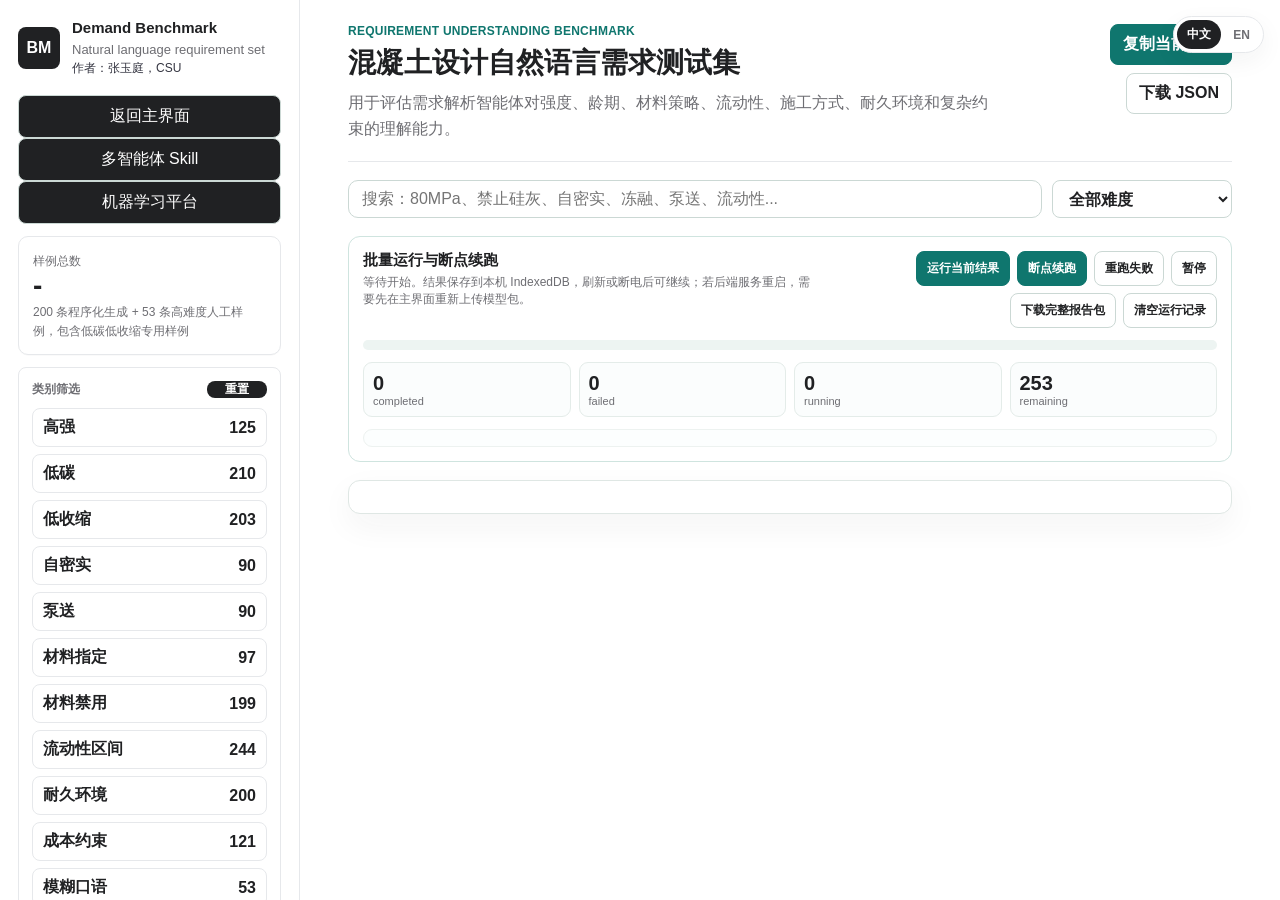
<file: benchmark.html>
<!doctype html>
<html lang="zh-CN">
  <head>
    <meta charset="utf-8" />
    <meta name="viewport" content="width=device-width, initial-scale=1" />
    <title>需求理解 Benchmark</title>
    <link rel="stylesheet" href="style.css?v=benchmark-v1" />
    <script defer src="i18n.js"></script>
  </head>
  <body class="benchmark-page">
    <main class="benchmark-shell">
      <aside class="benchmark-sidebar">
        <div class="brand">
          <div class="brand-mark">BM</div>
          <div>
            <h1>Demand Benchmark</h1>
            <p>Natural language requirement set</p>
            <p class="author-line">作者：张玉庭，CSU</p>
          </div>
        </div>
        <a class="studio-entry" href="index.html">返回主界面</a>
        <a class="studio-entry" href="skills.html">多智能体 Skill</a>
        <a class="studio-entry" href="testml.html">机器学习平台</a>
        <section class="panel benchmark-stats">
          <span>样例总数</span>
          <strong id="benchmarkTotal">-</strong>
          <small>200 条程序化生成 + 53 条高难度人工样例，包含低碳低收缩专用样例</small>
        </section>
        <section class="panel">
          <div class="panel-head"><span>类别筛选</span><button id="clearFilters" type="button">重置</button></div>
          <div id="categoryFilters" class="benchmark-filter-list"></div>
        </section>
      </aside>
      <section class="benchmark-main">
        <header class="benchmark-hero">
          <div>
            <p>Requirement Understanding Benchmark</p>
            <h1>混凝土设计自然语言需求测试集</h1>
            <span>用于评估需求解析智能体对强度、龄期、材料策略、流动性、施工方式、耐久环境和复杂约束的理解能力。</span>
          </div>
          <div class="benchmark-actions">
            <button id="copyVisible" type="button">复制当前结果</button>
            <button id="downloadBenchmark" type="button">下载 JSON</button>
          </div>
        </header>
        <section class="benchmark-toolbar">
          <input id="benchmarkSearch" type="search" placeholder="搜索：80MPa、禁止硅灰、自密实、冻融、泵送、流动性..." />
          <select id="difficultyFilter">
            <option value="">全部难度</option>
            <option value="standard">标准表达</option>
            <option value="hard">高难度表达</option>
          </select>
        </section>
        <section class="benchmark-runner">
          <header>
            <div>
              <strong>批量运行与断点续跑</strong>
              <span id="runnerStatus">等待开始。结果保存到本机 IndexedDB，刷新或断电后可继续；若后端服务重启，需要先在主界面重新上传模型包。</span>
            </div>
            <div class="runner-actions">
              <button id="runVisibleCases" type="button">运行当前结果</button>
              <button id="resumeCases" type="button">断点续跑</button>
              <button id="runFailedCases" type="button">重跑失败</button>
              <button id="pauseRunner" type="button">暂停</button>
              <button id="downloadRunResults" type="button">下载完整报告包</button>
              <button id="clearRunResults" type="button">清空运行记录</button>
            </div>
          </header>
          <div class="runner-progress">
            <i id="runnerProgressBar"></i>
          </div>
          <div id="runnerStats" class="runner-stats"></div>
          <div id="runnerLog" class="runner-log"></div>
        </section>
        <section class="benchmark-analytics" id="benchmarkAnalytics"></section>
        <section class="benchmark-summary-grid" id="benchmarkSummary"></section>
        <section id="benchmarkList" class="benchmark-list"></section>
      </section>
    </main>
    <script src="benchmark.js?v=benchmark-v2"></script>
  </body>
</html>
</file>
<file: style.css>
:root {
  color-scheme: light;
  --bg: #ffffff;
  --surface: #ffffff;
  --surface-soft: #ffffff;
  --line: #e6e8eb;
  --text: #202123;
  --muted: #6e6e73;
  --accent: #0f766e;
  --accent-soft: #e7f4f1;
  --blue: #2563eb;
  --gold: #9a6b12;
  --red: #b4233a;
  --shadow: 0 18px 48px rgba(32, 33, 35, 0.07);
  --shadow-soft: 0 8px 24px rgba(32, 33, 35, 0.05);
  --radius: 8px;
  --font: "Microsoft YaHei", "Noto Sans CJK SC", "PingFang SC", Arial, sans-serif;
}

* {
  box-sizing: border-box;
}

body {
  margin: 0;
  min-width: 320px;
  min-height: 100vh;
  color: var(--text);
  background: var(--bg);
  font-family: var(--font);
  font-size: 16px;
}

.corpus-page {
  background: #f7f8fa;
}

button,
input,
select,
textarea {
  font: inherit;
}

.language-toggle {
  position: fixed;
  right: 16px;
  top: 16px;
  z-index: 200;
  display: inline-flex;
  gap: 2px;
  border: 1px solid var(--line);
  border-radius: 999px;
  padding: 3px;
  background: #fff;
  box-shadow: var(--shadow-soft);
}

.language-toggle button {
  border: 0;
  border-radius: 999px;
  padding: 6px 10px;
  color: var(--muted);
  background: transparent;
  cursor: pointer;
  font-size: 12px;
  font-weight: 700;
}

.language-toggle button.active {
  color: #fff;
  background: #202123;
}

.lang-en {
  letter-spacing: 0;
}

.app-shell {
  display: grid;
  grid-template-columns: 280px minmax(720px, 1fr);
  height: 100vh;
  background: var(--bg);
}

.corpus-shell {
  display: grid;
  grid-template-columns: 300px minmax(0, 1fr);
  min-height: 100vh;
  background: #f7f8fa;
}

.corpus-sidebar {
  border-right: 1px solid var(--line);
  background: #fff;
  padding: 18px 16px;
  overflow: auto;
}

.corpus-main {
  display: grid;
  grid-template-rows: auto auto auto 1fr;
  min-width: 0;
  padding: 0 22px 22px;
  overflow: auto;
}

.sidebar {
  display: block;
  overflow: auto;
  border-right: 1px solid var(--line);
  background: #fff;
  padding: 18px 16px;
}

.runway {
  display: none;
  border-right: 0;
  border-left: 1px solid var(--line);
  background: #f6f5f2;
}

.chat-area {
  display: grid;
  grid-template-rows: auto 1fr auto;
  min-width: 0;
  min-height: 0;
  background: var(--surface);
}

.brand {
  display: flex;
  gap: 12px;
  align-items: center;
  margin-bottom: 18px;
}

.brand-mark {
  display: grid;
  place-items: center;
  width: 42px;
  height: 42px;
  border-radius: 8px;
  color: #fff;
  background: #202123;
  font-weight: 800;
}

h1,
h2,
h3,
p {
  margin-top: 0;
}

h1 {
  margin-bottom: 4px;
  font-size: 15px;
  line-height: 1.35;
}

.brand p,
.chat-header p {
  margin: 0;
  color: var(--muted);
  font-size: 13px;
}

.brand .author-line {
  margin-top: 3px;
  color: #343541;
  font-size: 12px;
}

.panel,
.result-panel {
  margin-top: 12px;
  border: 1px solid var(--line);
  border-radius: var(--radius);
  padding: 13px;
  background: #fff;
  box-shadow: 0 1px 0 rgba(32, 33, 35, 0.02);
}

.panel-head {
  display: flex;
  align-items: center;
  justify-content: space-between;
  margin-bottom: 10px;
  color: var(--muted);
  font-size: 12px;
  font-weight: 700;
}

.panel-head strong,
.status-pill {
  border: 1px solid #cbd8d4;
  border-radius: 999px;
  padding: 4px 8px;
  color: var(--accent);
  background: var(--accent-soft);
  font-size: 11px;
}

.session-panel .panel-head button {
  border: 1px solid #cbd8d4;
  border-radius: 999px;
  padding: 4px 9px;
  color: var(--accent);
  background: #fff;
  cursor: pointer;
  font-size: 12px;
}

.session-panel .panel-head button:hover {
  background: var(--accent-soft);
}

.session-list {
  display: grid;
  gap: 7px;
}

.session-item {
  display: grid;
  grid-template-columns: minmax(0, 1fr) 28px;
  gap: 6px;
  align-items: stretch;
}

.session-item > button:first-child {
  min-width: 0;
  border: 1px solid #e5e7eb;
  border-radius: 8px;
  padding: 9px 10px;
  color: #343541;
  background: #fff;
  text-align: left;
  cursor: pointer;
}

.session-item.active > button:first-child {
  border-color: #9dcac2;
  background: #f5fbfa;
}

.session-item strong,
.session-item small {
  display: block;
}

.session-item strong {
  overflow: hidden;
  text-overflow: ellipsis;
  white-space: nowrap;
  font-size: 13px;
}

.session-item small {
  margin-top: 3px;
  color: var(--muted);
  font-size: 11px;
}

.session-item > button:last-child {
  border: 1px solid #e5e7eb;
  border-radius: 8px;
  color: var(--muted);
  background: #fff;
  cursor: pointer;
}

.session-item > button:last-child:hover {
  color: var(--red);
  border-color: #efc7cd;
}

.studio-entry {
  display: block;
  width: 100%;
  border: 1px solid #cbd8d4;
  border-radius: 8px;
  padding: 10px 12px;
  color: #fff;
  background: #202123;
  text-align: center;
  text-decoration: none;
  cursor: pointer;
}

.benchmark-entry {
  margin-top: 8px;
  color: #202123;
  background: #fff;
}

.benchmark-page {
  min-height: 100vh;
  background: #fff;
  color: #202123;
  font-family: var(--font);
}

.benchmark-shell {
  display: grid;
  grid-template-columns: 300px minmax(0, 1fr);
  min-height: 100vh;
}

.benchmark-sidebar {
  position: sticky;
  top: 0;
  height: 100vh;
  overflow: auto;
  border-right: 1px solid var(--line);
  padding: 18px;
  background: #fff;
}

.benchmark-main {
  display: grid;
  align-content: start;
  gap: 18px;
  padding: 24px min(4vw, 48px);
}

.benchmark-hero {
  display: flex;
  justify-content: space-between;
  gap: 24px;
  border-bottom: 1px solid var(--line);
  padding-bottom: 18px;
}

.benchmark-hero p {
  margin: 0 0 6px;
  color: var(--accent);
  font-size: 12px;
  font-weight: 900;
  letter-spacing: 0.02em;
  text-transform: uppercase;
}

.benchmark-hero h1 {
  margin: 0;
  font-size: 28px;
  letter-spacing: 0;
}

.benchmark-hero span {
  display: block;
  max-width: 820px;
  margin-top: 8px;
  color: var(--muted);
  line-height: 1.65;
}

.benchmark-actions {
  display: flex;
  flex-wrap: wrap;
  gap: 8px;
  align-content: start;
  justify-content: flex-end;
}

.benchmark-actions button,
.benchmark-card button,
.benchmark-toolbar select {
  border: 1px solid #cbd8d4;
  border-radius: 8px;
  padding: 9px 12px;
  color: #202123;
  background: #fff;
  cursor: pointer;
  font-weight: 800;
}

.benchmark-actions button:first-child,
.benchmark-card button {
  color: #fff;
  border-color: var(--accent);
  background: var(--accent);
}

.benchmark-toolbar {
  display: grid;
  grid-template-columns: minmax(0, 1fr) 180px;
  gap: 10px;
}

.benchmark-toolbar input {
  border: 1px solid #cbd8d4;
  border-radius: 10px;
  padding: 11px 13px;
  font: inherit;
}

.benchmark-runner {
  display: grid;
  gap: 12px;
  border: 1px solid #cfe4df;
  border-radius: 12px;
  padding: 14px;
  background: #fff;
}

.benchmark-runner header {
  display: flex;
  justify-content: space-between;
  gap: 14px;
}

.benchmark-runner header strong {
  display: block;
  color: #202123;
  font-size: 15px;
}

.benchmark-runner header span {
  display: block;
  margin-top: 4px;
  color: var(--muted);
  font-size: 12px;
  line-height: 1.45;
}

.runner-actions {
  display: flex;
  flex-wrap: wrap;
  gap: 7px;
  justify-content: flex-end;
}

.runner-actions button {
  border: 1px solid #cbd8d4;
  border-radius: 8px;
  padding: 8px 10px;
  color: #202123;
  background: #fff;
  cursor: pointer;
  font-size: 12px;
  font-weight: 800;
}

.runner-actions button:first-child,
.runner-actions button:nth-child(2) {
  color: #fff;
  border-color: var(--accent);
  background: var(--accent);
}

.runner-progress {
  overflow: hidden;
  height: 10px;
  border-radius: 999px;
  background: #edf4f2;
}

.runner-progress i {
  display: block;
  width: 0;
  height: 100%;
  border-radius: inherit;
  background: linear-gradient(90deg, var(--accent), #4aa39d);
  transition: width 240ms ease;
}

.runner-stats {
  display: grid;
  grid-template-columns: repeat(4, minmax(0, 1fr));
  gap: 8px;
}

.runner-stats article {
  border: 1px solid #e4ece9;
  border-radius: 9px;
  padding: 9px;
  background: #fbfdfd;
}

.runner-stats strong,
.runner-stats span {
  display: block;
}

.runner-stats strong {
  font-size: 20px;
}

.runner-stats span {
  color: var(--muted);
  font-size: 11px;
}

.runner-log {
  display: grid;
  gap: 5px;
  max-height: 160px;
  overflow: auto;
  border: 1px solid #edf2f0;
  border-radius: 9px;
  padding: 8px;
  background: #fcfefe;
}

.runner-log div {
  color: #52605c;
  font-size: 12px;
  line-height: 1.45;
}

.runner-log .ok {
  color: var(--accent);
}

.runner-log .bad {
  color: var(--red);
}

.runner-log .warn {
  color: #b45309;
}

.benchmark-summary-grid {
  display: grid;
  grid-template-columns: repeat(4, minmax(0, 1fr));
  gap: 10px;
}

.benchmark-summary-grid article,
.benchmark-stats {
  border: 1px solid var(--line);
  border-radius: 10px;
  padding: 14px;
  background: #fff;
}

.benchmark-summary-grid strong,
.benchmark-stats strong {
  display: block;
  color: #202123;
  font-size: 28px;
}

.benchmark-summary-grid span,
.benchmark-stats span,
.benchmark-stats small {
  color: var(--muted);
  font-size: 12px;
}

.benchmark-analytics {
  display: grid;
  gap: 14px;
  border: 1px solid #dfe7e4;
  border-radius: 12px;
  padding: 16px;
  background: #fff;
  box-shadow: 0 12px 32px rgba(32, 33, 35, 0.05);
}

.analytics-head {
  display: flex;
  justify-content: space-between;
  gap: 18px;
  align-items: start;
  border-bottom: 1px solid #edf2f0;
  padding-bottom: 12px;
}

.analytics-head span,
.publication-kg-map header span {
  display: block;
  color: var(--accent);
  font-size: 11px;
  font-weight: 900;
  text-transform: uppercase;
}

.analytics-head strong,
.publication-kg-map header strong {
  display: block;
  margin-top: 4px;
  color: #202123;
  font-size: 18px;
}

.analytics-head p,
.publication-kg-map header p {
  max-width: 520px;
  margin: 0;
  color: var(--muted);
  font-size: 12px;
  line-height: 1.6;
}

.analytics-kpis {
  display: grid;
  grid-template-columns: repeat(4, minmax(0, 1fr));
  gap: 10px;
}

.analytics-kpis article {
  border: 1px solid #edf2f0;
  border-radius: 8px;
  padding: 12px;
  background: #f8fbfa;
}

.analytics-kpis strong {
  display: block;
  color: #202123;
  font-size: 24px;
}

.analytics-kpis span {
  color: var(--muted);
  font-size: 11px;
  font-weight: 800;
}

.analytics-grid {
  display: grid;
  grid-template-columns: repeat(2, minmax(0, 1fr));
  gap: 12px;
}

.analytics-grid section,
.ablation-panel {
  border: 1px solid #edf2f0;
  border-radius: 10px;
  padding: 12px;
  background: #fff;
  min-width: 0;
}

.analytics-grid h3,
.ablation-panel h3 {
  margin: 0 0 10px;
  color: #202123;
  font-size: 14px;
}

.metric-bar {
  display: grid;
  grid-template-columns: 150px 1fr 48px;
  gap: 10px;
  align-items: center;
  margin: 8px 0;
  font-size: 12px;
  color: #52605c;
}

.metric-bar i {
  display: block;
  height: 9px;
  border-radius: 999px;
  background: #eef3f1;
  overflow: hidden;
}

.metric-bar b {
  display: block;
  height: 100%;
  border-radius: inherit;
}

.metric-bar strong {
  color: #202123;
  font-size: 12px;
  text-align: right;
}

.viz-axis {
  stroke: #cbd8d4;
  stroke-width: 1;
}

.viz-value {
  fill: #202123;
  font-size: 10px;
  font-weight: 800;
}

.viz-label {
  fill: #52605c;
  font-size: 10px;
}

.benchmark-heatmap {
  display: grid;
  grid-template-columns: repeat(3, minmax(0, 1fr));
  gap: 8px;
}

.benchmark-heatmap article {
  border: 1px solid #edf2f0;
  border-radius: 8px;
  padding: 10px;
}

.benchmark-heatmap strong,
.benchmark-heatmap b,
.benchmark-heatmap span {
  display: block;
}

.benchmark-heatmap b {
  color: #202123;
  font-size: 20px;
}

.benchmark-heatmap span {
  color: var(--muted);
  font-size: 11px;
}

.ablation-panel table {
  width: 100%;
  border-collapse: collapse;
  font-size: 12px;
}

.ablation-panel th,
.ablation-panel td {
  border-bottom: 1px solid #edf2f0;
  padding: 8px;
  text-align: left;
  vertical-align: top;
}

.ablation-status {
  display: inline-block;
  border-radius: 999px;
  padding: 3px 7px;
  background: #eef3f1;
  color: #52605c;
  font-weight: 900;
}

.ablation-status.observed {
  background: #e7f4f1;
  color: var(--accent);
}

.ablation-status.planned,
.ablation-status.baseline {
  background: #fff7e8;
  color: #b45309;
}

.benchmark-filter-list {
  display: grid;
  gap: 7px;
}

.benchmark-filter-list button {
  display: flex;
  justify-content: space-between;
  align-items: center;
  border: 1px solid var(--line);
  border-radius: 8px;
  padding: 8px 10px;
  color: #202123;
  background: #fff;
  cursor: pointer;
}

.benchmark-filter-list button.active {
  border-color: var(--accent);
  color: var(--accent);
  background: #f5fbfa;
}

.benchmark-list {
  display: grid;
  grid-template-columns: repeat(2, minmax(0, 1fr));
  gap: 12px;
}

.benchmark-card {
  display: grid;
  gap: 10px;
  border: 1px solid #dfe7e4;
  border-radius: 10px;
  padding: 14px;
  background: #fff;
  box-shadow: 0 10px 28px rgba(32, 33, 35, 0.04);
}

.benchmark-card header {
  display: flex;
  justify-content: space-between;
  gap: 12px;
  align-items: start;
}

.benchmark-card-actions {
  display: flex;
  flex-wrap: wrap;
  gap: 6px;
  justify-content: flex-end;
}

.benchmark-card-actions button + button {
  color: #202123;
  border-color: #cbd8d4;
  background: #fff;
}

.case-run-state {
  border: 1px solid #dfe7e4;
  border-radius: 999px;
  padding: 6px 8px;
  color: #697570;
  background: #fff;
  font-size: 11px;
  font-style: normal;
  font-weight: 900;
}

.case-run-state.completed {
  color: var(--accent);
  border-color: #cfe4df;
  background: #f5fbfa;
}

.case-run-state.failed {
  color: var(--red);
  border-color: #f0c2c2;
  background: #fff6f6;
}

.case-run-state.running {
  color: #b45309;
  border-color: #f2d8a7;
  background: #fffaf0;
}

.benchmark-card header div {
  display: grid;
  gap: 3px;
}

.benchmark-card header span {
  color: var(--accent);
  font-size: 12px;
  font-weight: 900;
}

.benchmark-card header strong {
  font-size: 12px;
}

.benchmark-card p {
  margin: 0;
  color: #26322f;
  line-height: 1.72;
  font-size: 15px;
}

.benchmark-tags {
  display: flex;
  flex-wrap: wrap;
  gap: 6px;
}

.benchmark-tags span {
  border: 1px solid #d8e7e3;
  border-radius: 999px;
  padding: 4px 8px;
  color: var(--accent);
  background: #f5fbfa;
  font-size: 12px;
  font-weight: 800;
}

.benchmark-card details {
  border-top: 1px solid #edf2f0;
  padding-top: 8px;
}

.benchmark-card summary {
  color: var(--accent);
  cursor: pointer;
  font-size: 12px;
  font-weight: 900;
}

.benchmark-expected {
  display: grid;
  grid-template-columns: repeat(2, minmax(0, 1fr));
  gap: 7px;
  margin-top: 8px;
}

.benchmark-expected span {
  border: 1px solid #edf2f0;
  border-radius: 8px;
  padding: 7px;
  color: #52605c;
  font-size: 12px;
  line-height: 1.45;
}

.benchmark-expected b {
  display: block;
  color: #202123;
  font-size: 11px;
}

.skills-page {
  min-height: 100vh;
}

.skills-shell {
  display: grid;
  grid-template-rows: auto 1fr;
  min-height: 100vh;
}

.skill-studio {
  display: grid;
  grid-template-rows: auto 1fr;
  min-width: 0;
  min-height: 0;
}

.studio-header {
  display: flex;
  align-items: center;
  justify-content: space-between;
  border-bottom: 1px solid var(--line);
  padding: 16px 22px;
}

.studio-header h2 {
  margin: 4px 0 0;
  font-size: 18px;
}

.studio-header button,
.studio-header a,
.skill-actions button {
  border: 1px solid #cbd8d4;
  border-radius: 8px;
  padding: 9px 12px;
  color: var(--text);
  background: #fff;
  text-decoration: none;
  cursor: pointer;
}

.studio-page-header {
  padding: 18px 28px;
}

.studio-page-header h1 {
  margin: 4px 0;
  font-size: 20px;
}

.studio-page-header span {
  color: var(--muted);
  font-size: 13px;
}

.studio-layout {
  display: grid;
  grid-template-columns: 220px minmax(0, 1fr) 280px;
  gap: 16px;
  min-height: 0;
  padding: 18px 22px;
}

.studio-page-layout {
  grid-template-columns: 220px minmax(720px, 1.05fr) minmax(560px, 0.95fr);
  padding: 22px 28px 28px;
}

.skill-nav,
.skill-editor,
.skill-assets {
  min-width: 0;
  border: 1px solid var(--line);
  border-radius: 10px;
  padding: 14px;
  background: #fff;
}

.skill-nav {
  display: grid;
  align-content: start;
  gap: 8px;
}

.skill-nav button {
  border: 1px solid #e5e7eb;
  border-radius: 8px;
  padding: 10px;
  background: #fff;
  text-align: left;
  cursor: pointer;
}

.skill-nav button.active {
  border-color: #9dcac2;
  background: #f5fbfa;
}

.skill-nav strong,
.skill-nav small {
  display: block;
}

.skill-nav small {
  margin-top: 4px;
  color: var(--muted);
}

.skill-meta-grid {
  display: grid;
  grid-template-columns: 1fr 160px;
  gap: 12px;
}

.skill-editor textarea {
  font-family: Consolas, "Courier New", monospace;
  font-size: 13px;
}

.skill-v2-hero {
  display: grid;
  grid-template-columns: 210px minmax(0, 1fr);
  gap: 14px;
  align-items: stretch;
  margin: 14px 0;
  border: 1px solid #d9e5e2;
  border-radius: 10px;
  padding: 14px;
  background: linear-gradient(180deg, #ffffff, #f8fbfa);
}

.skill-v2-hero > div:first-child {
  display: grid;
  align-content: center;
  gap: 6px;
}

.skill-v2-hero > div:first-child span {
  width: fit-content;
  border: 1px solid #cfe4df;
  border-radius: 999px;
  padding: 3px 8px;
  color: var(--accent);
  background: #f4fbf9;
  font-size: 12px;
  font-weight: 700;
}

.skill-v2-hero strong {
  font-size: 16px;
}

.skill-v2-hero p {
  margin: 0;
  color: var(--muted);
  font-size: 13px;
  line-height: 1.6;
}

.skill-architecture-flow {
  display: grid;
  grid-template-columns: repeat(6, minmax(0, 1fr));
  gap: 8px;
}

.skill-architecture-flow div {
  position: relative;
  display: grid;
  align-content: center;
  gap: 4px;
  min-height: 82px;
  border: 1px solid var(--line);
  border-radius: 8px;
  padding: 10px;
  background: #fff;
  animation: rag-step-in 0.42s ease both;
  animation-delay: calc(var(--i) * 0.08s);
}

.skill-architecture-flow div:not(:last-child)::after {
  content: "";
  position: absolute;
  top: 50%;
  right: -9px;
  width: 10px;
  border-top: 1px solid #b8c9c4;
}

.skill-architecture-flow strong {
  font-size: 13px;
}

.skill-architecture-flow span {
  color: var(--muted);
  font-size: 12px;
}

.skill-v2-grid {
  display: grid;
  grid-template-columns: repeat(2, minmax(0, 1fr));
  gap: 12px;
  margin-bottom: 16px;
}

.skill-v2-grid article {
  display: grid;
  gap: 10px;
  align-content: start;
  min-width: 0;
  border: 1px solid var(--line);
  border-radius: 10px;
  padding: 12px;
  background: #fff;
}

.skill-v2-grid header {
  display: flex;
  justify-content: space-between;
  align-items: baseline;
}

.skill-v2-grid header strong {
  font-size: 14px;
}

.skill-v2-grid header span {
  color: var(--muted);
  font-size: 11px;
}

.skill-v2-grid textarea {
  min-height: 132px;
  resize: vertical;
}

.protocol-view {
  display: grid;
  gap: 6px;
  min-height: 74px;
}

.protocol-view > div {
  display: grid;
  gap: 3px;
}

.protocol-view b {
  color: #343541;
  font-size: 12px;
}

.protocol-view span {
  color: var(--muted);
  font-size: 12px;
  line-height: 1.55;
}

.protocol-view:not(:has(div)) {
  display: flex;
  flex-wrap: wrap;
  align-content: start;
}

.protocol-view:not(:has(div)) span {
  border: 1px solid #d8e7e3;
  border-radius: 999px;
  padding: 4px 8px;
  color: var(--accent);
  background: #f5fbfa;
}

.prompt-editor textarea {
  min-height: 360px;
}

.skill-actions {
  display: flex;
  align-items: center;
  gap: 10px;
  margin-top: 12px;
}

.skill-actions span {
  color: var(--muted);
  font-size: 12px;
}

.evidence-status {
  display: grid;
  gap: 12px;
  margin-top: 18px;
  padding-top: 16px;
  border-top: 1px solid var(--line);
}

.evidence-status > div:first-child {
  display: flex;
  justify-content: space-between;
  align-items: baseline;
}

.evidence-status span {
  color: var(--muted);
  font-size: 13px;
}

.evidence-counts {
  display: grid;
  grid-template-columns: repeat(5, 1fr);
  gap: 8px;
}

.evidence-counts div {
  border: 1px solid var(--line);
  border-radius: 8px;
  padding: 10px 8px;
  text-align: center;
}

.evidence-counts strong,
.evidence-counts span {
  display: block;
}

.evidence-counts strong {
  font-size: 18px;
}

.evidence-status button {
  border: 1px solid #cbd8d4;
  border-radius: 8px;
  padding: 9px 12px;
  background: #fff;
  cursor: pointer;
}

.asset-head {
  display: flex;
  justify-content: space-between;
  align-items: baseline;
}

.asset-head h2 {
  margin: 0;
  font-size: 17px;
}

.asset-head span {
  color: var(--muted);
  font-size: 12px;
}

.skill-asset-list {
  display: grid;
  gap: 8px;
}

.folder-drop {
  margin-top: 10px;
}

.bulk-upload-status {
  min-height: 18px;
  margin-top: 8px;
  color: var(--muted);
  font-size: 12px;
}

.asset-toolbar {
  display: flex;
  align-items: center;
  justify-content: space-between;
  gap: 10px;
  margin-top: 10px;
  border: 1px solid #f0d3d3;
  border-radius: 8px;
  padding: 8px 10px;
  background: #fffafa;
}

.asset-toolbar button {
  border: 1px solid #d48b8b;
  border-radius: 7px;
  padding: 7px 10px;
  color: #9f2f2f;
  background: #fff;
  cursor: pointer;
  font-weight: 800;
}

.asset-toolbar span {
  color: #8a5f5f;
  font-size: 12px;
  line-height: 1.4;
}

.asset-workbench {
  display: grid;
  grid-template-columns: minmax(230px, 0.8fr) minmax(280px, 1.2fr);
  gap: 12px;
  margin-top: 14px;
}

.skill-asset-list article {
  display: grid;
  grid-template-columns: minmax(0, 1fr) auto;
  gap: 8px;
  align-items: center;
  border: 1px solid #e5e7eb;
  border-radius: 8px;
  padding: 9px;
}

.skill-asset-list button {
  border: 0;
  padding: 0;
  color: inherit;
  background: transparent;
  text-align: left;
  cursor: pointer;
}

.skill-asset-list article > div {
  display: flex;
  gap: 8px;
}

.skill-asset-list a,
.skill-asset-list article > div button {
  border: 1px solid var(--line);
  border-radius: 999px;
  padding: 4px 8px;
  color: var(--text);
  background: #fff;
  text-decoration: none;
  font-size: 12px;
}

.skill-asset-list strong,
.skill-asset-list small {
  display: block;
}

.asset-preview {
  min-height: 220px;
  border: 1px solid var(--line);
  border-radius: 8px;
  padding: 12px;
  background: #fcfcfc;
}

.asset-preview header {
  display: grid;
  gap: 4px;
  margin-bottom: 10px;
}

.asset-preview header span {
  color: var(--muted);
  font-size: 12px;
}

.asset-preview pre {
  overflow: auto;
  max-height: 300px;
  margin: 0;
  white-space: pre-wrap;
  font-family: var(--font);
  line-height: 1.7;
  font-size: 13px;
}

.embedded-file iframe {
  width: 100%;
  height: 320px;
  border: 1px solid var(--line);
  border-radius: 8px;
  margin-bottom: 12px;
}

.preview-actions {
  display: flex;
  gap: 8px;
  margin-top: 10px;
}

.preview-actions button {
  border: 1px solid var(--line);
  border-radius: 999px;
  padding: 5px 10px;
  background: #fff;
}

.preview-evidence-block {
  display: grid;
  gap: 8px;
  margin-top: 14px;
}

.preview-evidence-block h3 {
  margin: 0;
  font-size: 14px;
}

.preview-evidence-block table {
  width: 100%;
  border-collapse: collapse;
  font-size: 12px;
}

.preview-evidence-block td {
  border: 1px solid var(--line);
  padding: 4px 6px;
}

.preview-evidence-block > div {
  display: flex;
  justify-content: space-between;
  border: 1px solid var(--line);
  border-radius: 8px;
  padding: 7px 8px;
  font-size: 12px;
}

.literature-toolbar {
  display: flex;
  justify-content: space-between;
  align-items: center;
  gap: 12px;
}

.preview-evidence-block > .literature-toolbar,
.preview-evidence-block > .literature-pager {
  border: 0;
  border-radius: 0;
  padding: 0;
}

.literature-toolbar label {
  display: flex;
  align-items: center;
  gap: 8px;
}

.literature-toolbar input {
  width: min(320px, 36vw);
}

.literature-table-host {
  overflow: auto;
  max-height: 560px;
  border: 1px solid var(--line);
  border-radius: 8px;
}

.literature-table {
  min-width: 1180px;
  table-layout: fixed;
}

.literature-table th {
  position: sticky;
  top: 0;
  z-index: 1;
  border: 1px solid var(--line);
  padding: 8px 7px;
  color: #343541;
  background: #f7faf9;
  text-align: left;
}

.literature-table td {
  vertical-align: top;
  line-height: 1.55;
}

.literature-table details summary {
  cursor: pointer;
  color: #343541;
}

.literature-table details p {
  margin: 8px 0 0;
  color: var(--muted);
}

.literature-table th:nth-child(1),
.literature-table td:nth-child(1) {
  width: 42px;
}

.literature-table th:nth-child(2),
.literature-table td:nth-child(2) {
  width: 230px;
}

.literature-table th:nth-child(3),
.literature-table td:nth-child(3) {
  width: 180px;
}

.literature-table th:nth-child(4),
.literature-table td:nth-child(4) {
  width: 150px;
}

.literature-table th:nth-child(5),
.literature-table td:nth-child(5) {
  width: 64px;
}

.literature-table th:nth-child(6),
.literature-table td:nth-child(6) {
  width: 170px;
}

.literature-table th:nth-child(7),
.literature-table td:nth-child(7) {
  width: 420px;
}

.literature-pager {
  display: flex;
  justify-content: space-between;
  align-items: center;
}

.literature-pager div {
  display: flex;
  gap: 8px;
}

.literature-pager button {
  border: 1px solid var(--line);
  padding: 6px 10px;
  color: #202123;
  background: #fff;
}

.rag-console {
  margin-top: 14px;
  border: 1px solid var(--line);
  border-radius: 8px;
  padding: 12px;
}

.job-console {
  margin-top: 12px;
  border: 1px solid var(--line);
  border-radius: 8px;
  padding: 12px;
}

.skill-eval-console,
.kg-audit-console {
  margin-top: 12px;
  border: 1px solid var(--line);
  border-radius: 8px;
  padding: 12px;
  background: #fff;
}

.skill-eval-console header,
.kg-audit-console header {
  display: flex;
  justify-content: space-between;
  align-items: baseline;
  margin-bottom: 10px;
}

.skill-eval-console header span,
.kg-audit-console header span {
  color: var(--accent);
  font-size: 12px;
  font-weight: 800;
}

.skill-eval-panel,
.kg-audit-panel {
  display: grid;
  gap: 8px;
  max-height: 420px;
  overflow: auto;
}

.skill-eval-panel {
  max-height: none;
}

.eval-dashboard {
  display: grid;
  gap: 12px;
}

.eval-score-hero {
  display: grid;
  grid-template-columns: auto minmax(0, 1fr);
  gap: 14px;
  align-items: center;
  border: 1px solid #cfe4df;
  border-radius: 10px;
  padding: 14px;
  background:
    linear-gradient(135deg, rgba(11, 123, 116, 0.08), rgba(255, 255, 255, 0) 52%),
    #fff;
}

.eval-score-hero b {
  color: #202123;
  font-size: 15px;
}

.eval-score-hero p {
  margin: 5px 0 10px;
  color: var(--muted);
  font-size: 12px;
  line-height: 1.55;
}

.eval-mini-legend {
  display: flex;
  gap: 8px;
  align-items: center;
  color: var(--muted);
  font-size: 11px;
}

.eval-mini-legend span,
.eval-mini-legend i {
  display: inline-block;
  width: 26px;
  height: 7px;
  border-radius: 999px;
  background: var(--accent);
}

.eval-mini-legend i {
  background: var(--red);
}

.eval-agent-grid {
  display: grid;
  grid-template-columns: repeat(2, minmax(0, 1fr));
  gap: 10px;
}

.eval-agent-card {
  display: grid;
  gap: 10px;
  border: 1px solid #dfe9e6;
  border-radius: 10px;
  padding: 12px;
  background: #fff;
  box-shadow: 0 8px 26px rgba(32, 33, 35, 0.05);
}

.eval-agent-card header {
  display: grid;
  grid-template-columns: auto minmax(0, 1fr);
  gap: 10px;
  align-items: center;
}

.eval-agent-card header strong {
  display: block;
  color: #202123;
  font-size: 13px;
}

.eval-agent-card header small {
  display: block;
  margin-top: 3px;
  color: var(--muted);
  font-size: 11px;
}

.eval-dial-svg {
  overflow: visible;
}

.eval-dial-svg .dial-track,
.eval-dial-svg .dial-value {
  fill: none;
  stroke-width: 11;
}

.eval-dial-svg .dial-track {
  stroke: #e8f0ee;
}

.eval-dial-svg .dial-value {
  stroke: var(--accent);
  stroke-linecap: round;
  transform: rotate(-90deg);
  transform-origin: 64px 64px;
  filter: drop-shadow(0 2px 5px rgba(11, 123, 116, 0.22));
}

.eval-dial-svg .dial-score {
  fill: #202123;
  font: 800 24px Arial, sans-serif;
}

.eval-dial-svg .dial-label {
  fill: #697570;
  font: 700 10px Arial, sans-serif;
}

.eval-spark-svg {
  width: 100%;
  height: 54px;
  border-radius: 8px;
  background: repeating-linear-gradient(90deg, #f7faf9 0 1px, transparent 1px 18px);
}

.eval-spark-svg .spark-base {
  stroke: #dce8e5;
  stroke-width: 1;
}

.eval-spark-svg .spark-line {
  fill: none;
  stroke: var(--accent);
  stroke-width: 2.5;
  stroke-linecap: round;
  stroke-linejoin: round;
}

.eval-spark-svg circle.ok {
  fill: var(--accent);
}

.eval-spark-svg circle.bad {
  fill: var(--red);
}

.eval-check-matrix {
  display: grid;
  grid-template-columns: repeat(7, minmax(0, 1fr));
  gap: 5px;
}

.eval-check-matrix button {
  display: grid;
  gap: 3px;
  min-width: 0;
  border: 1px solid #cfe4df;
  border-radius: 8px;
  padding: 7px 4px;
  background: #f5fbfa;
  cursor: help;
}

.eval-check-matrix button.fail {
  border-color: #f0c2c2;
  background: #fff6f6;
}

.eval-check-matrix span {
  color: var(--accent);
  font-size: 10px;
  font-weight: 900;
}

.eval-check-matrix b {
  overflow: hidden;
  color: #31413c;
  font-size: 10px;
  font-weight: 800;
  text-overflow: ellipsis;
  white-space: nowrap;
}

.eval-agent-card details {
  border-top: 1px solid #eef3f1;
  padding-top: 7px;
}

.eval-agent-card summary {
  color: var(--accent);
  cursor: pointer;
  font-size: 12px;
  font-weight: 800;
}

.eval-detail-list {
  display: grid;
  gap: 5px;
  margin-top: 8px;
}

.eval-detail-list p {
  display: grid;
  grid-template-columns: 18px minmax(70px, 0.7fr) minmax(100px, 1fr);
  gap: 6px;
  margin: 0;
  color: var(--muted);
  font-size: 11px;
}

.eval-detail-list em {
  overflow: hidden;
  font-style: normal;
  text-overflow: ellipsis;
  white-space: nowrap;
}

.eval-overview,
.skill-eval-panel .eval-card,
.kg-audit-panel article {
  border: 1px solid #e5e7eb;
  border-radius: 8px;
  padding: 9px;
  background: #fcfcfc;
}

.eval-overview {
  display: grid;
  grid-template-columns: auto 1fr;
  align-items: center;
  gap: 12px;
  background: linear-gradient(135deg, #ffffff, #f4fbfa);
}

.eval-overview b,
.eval-card header strong {
  color: #202123;
}

.eval-overview p,
.eval-card header small {
  margin: 3px 0 0;
  color: var(--muted);
  font-size: 12px;
  line-height: 1.45;
}

.eval-gauge,
.eval-ring {
  display: grid;
  place-items: center;
  position: relative;
  border-radius: 50%;
  background:
    radial-gradient(circle at center, #fff 0 57%, transparent 58%),
    conic-gradient(var(--accent) 0 var(--score), #e9f0ee var(--score) 360deg);
}

.eval-gauge {
  width: 82px;
  height: 82px;
}

.eval-ring {
  flex: 0 0 auto;
  width: 54px;
  height: 54px;
}

.eval-gauge strong,
.eval-ring strong {
  color: #202123;
  font-size: 18px;
}

.eval-gauge span,
.eval-ring span {
  margin-top: -18px;
  color: var(--muted);
  font-size: 10px;
}

.skill-eval-panel .eval-card header,
.kg-audit-panel article header {
  display: flex;
  align-items: center;
  justify-content: space-between;
  gap: 8px;
}

.eval-bars {
  display: grid;
  gap: 7px;
  margin-top: 10px;
}

.eval-bars p {
  display: grid;
  grid-template-columns: 18px minmax(72px, 0.8fr) minmax(90px, 1fr);
  gap: 6px;
  align-items: center;
  position: relative;
  margin: 0;
  color: var(--muted);
  font-size: 11px;
}

.eval-bars p i {
  grid-column: 1 / -1;
  display: block;
  height: 4px;
  border-radius: 999px;
  background: linear-gradient(90deg, var(--accent) var(--w), #e9f0ee var(--w));
}

.eval-bars p.pass b {
  color: var(--accent);
}

.eval-bars p.fail b {
  color: var(--red);
}

.eval-bars p em {
  overflow: hidden;
  color: #697570;
  font-style: normal;
  text-overflow: ellipsis;
  white-space: nowrap;
}

.kg-audit-panel p,
.kg-audit-panel small {
  display: block;
  margin: 6px 0;
  color: var(--muted);
  font-size: 12px;
  line-height: 1.55;
}

.kg-audit-panel article > div {
  display: flex;
  gap: 8px;
}

.kg-audit-panel button {
  border: 1px solid var(--line);
  border-radius: 999px;
  padding: 4px 9px;
  color: #202123;
  background: #fff;
}

.job-console header {
  display: flex;
  justify-content: space-between;
  margin-bottom: 10px;
}

.job-console header span,
.document-jobs span {
  color: var(--muted);
  font-size: 12px;
}

.document-jobs {
  display: grid;
  gap: 8px;
}

.document-jobs article {
  display: grid;
  gap: 5px;
}

.document-jobs i {
  display: block;
  height: 5px;
  border-radius: 999px;
  background: linear-gradient(90deg, var(--accent) var(--p), #edf2f1 var(--p));
}

.rag-console header {
  display: flex;
  justify-content: space-between;
  align-items: baseline;
  margin-bottom: 10px;
}

.rag-console header span {
  color: var(--muted);
  font-size: 12px;
}

.rag-flow {
  display: grid;
  grid-template-columns: repeat(5, minmax(0, 1fr));
  gap: 8px;
}

.rag-step {
  display: grid;
  gap: 6px;
  border: 1px solid #d8e7e3;
  border-radius: 8px;
  padding: 9px;
  background: #f5fbfa;
  animation: rag-step-in 0.45s ease both;
  animation-delay: calc(var(--i) * 0.12s);
}

.rag-step span {
  width: max-content;
  border-radius: 999px;
  padding: 2px 7px;
  color: #fff;
  background: var(--accent);
  font-size: 11px;
}

.rag-step small {
  display: block;
  margin-top: 4px;
  color: var(--muted);
  line-height: 1.45;
}

@keyframes rag-step-in {
  from {
    opacity: 0;
    transform: translateY(8px);
  }
  to {
    opacity: 1;
    transform: translateY(0);
  }
}

.wide-button,
.corpus-actions button,
.button-grid a {
  display: inline-flex;
  align-items: center;
  justify-content: center;
  min-height: 38px;
  border: 1px solid var(--line);
  border-radius: 8px;
  color: var(--text);
  background: #fff;
  text-decoration: none;
  cursor: pointer;
}

.wide-button {
  width: 100%;
  margin-top: 10px;
}

.wide-button.primary {
  color: #fff;
  border-color: var(--accent);
  background: var(--accent);
}

button:disabled {
  opacity: 0.55;
  cursor: wait;
}

.button-grid {
  display: grid;
  grid-template-columns: 1fr 1fr;
  gap: 8px;
}

.lora-links {
  display: grid;
  gap: 10px;
  margin-top: 10px;
}

.lora-summary {
  border: 1px solid #d8e7e3;
  border-radius: 8px;
  padding: 9px;
  background: #f5fbfa;
}

.lora-summary strong,
.lora-summary span {
  display: block;
}

.lora-summary span {
  margin-top: 4px;
  color: var(--muted);
  font-size: 12px;
  line-height: 1.45;
}

.small-empty {
  padding: 9px;
  font-size: 12px;
}

.lora-command-panel {
  margin: 0 0 12px;
}

.lora-detail-grid {
  display: grid;
  grid-template-columns: repeat(4, minmax(0, 1fr));
  gap: 12px;
  padding: 12px;
}

.lora-detail-grid article {
  border: 1px solid var(--line);
  border-radius: 8px;
  padding: 12px;
  background: #fff;
}

.lora-detail-grid span,
.lora-detail-grid small {
  display: block;
  color: var(--muted);
  font-size: 12px;
  line-height: 1.45;
}

.lora-detail-grid strong {
  display: block;
  margin: 6px 0;
  font-size: 16px;
}

.command-block {
  margin: 0;
  padding: 14px;
  overflow: auto;
  color: #111827;
  background: #f8fafc;
  border-top: 1px solid var(--line);
  font-size: 13px;
  line-height: 1.6;
}

#completionBadge.trained {
  color: var(--accent);
}

#completionBadge.not-trained {
  color: var(--red);
}

.check-row {
  display: flex;
  align-items: center;
  gap: 8px;
  margin-top: 10px;
}

.check-row input {
  width: 16px;
  height: 16px;
}

.inline-check {
  display: flex;
  align-items: center;
  gap: 8px;
  margin-top: 10px;
}

.inline-check input {
  width: 16px;
  height: 16px;
}

.corpus-header {
  margin: 0 -22px;
  border-bottom: 1px solid var(--line);
  background: #fff;
}

.corpus-kpis {
  display: grid;
  grid-template-columns: repeat(4, minmax(140px, 1fr));
  gap: 12px;
  margin: 18px 0 12px;
}

.corpus-kpis article {
  border: 1px solid var(--line);
  border-radius: 8px;
  padding: 14px;
  background: #fff;
  box-shadow: var(--shadow-soft);
}

.corpus-kpis span,
.corpus-kpis small {
  display: block;
  color: var(--muted);
  font-size: 12px;
}

.corpus-kpis strong {
  display: block;
  margin: 6px 0 4px;
  font-size: 24px;
}

.corpus-actions {
  display: flex;
  gap: 10px;
  align-items: center;
  margin-bottom: 12px;
}

.corpus-actions button,
.corpus-actions select {
  min-height: 38px;
  padding: 0 12px;
}

.corpus-grid {
  display: grid;
  grid-template-columns: minmax(0, 1.15fr) minmax(360px, 0.85fr);
  gap: 14px;
  min-height: 0;
}

.figure-panel {
  border: 1px solid var(--line);
  border-radius: 8px;
  background: #fff;
  box-shadow: var(--shadow-soft);
  margin: 0 0 12px;
  overflow: hidden;
}

.figure-list {
  display: grid;
  grid-template-columns: repeat(2, minmax(0, 1fr));
  gap: 12px;
  padding: 12px;
}

.figure-card {
  border: 1px solid var(--line);
  border-radius: 8px;
  padding: 10px;
  background: #fff;
}

.figure-card header {
  display: flex;
  justify-content: space-between;
  gap: 12px;
  margin-bottom: 8px;
}

.figure-card header span {
  color: var(--muted);
  font-size: 12px;
}

.figure-card img {
  display: block;
  width: 100%;
  border: 1px solid var(--line);
  border-radius: 6px;
  background: #fff;
}

.figure-links {
  display: flex;
  flex-wrap: wrap;
  gap: 8px;
  margin-top: 9px;
}

.figure-links a {
  border: 1px solid var(--line);
  border-radius: 999px;
  padding: 3px 9px;
  color: var(--accent);
  background: var(--accent-soft);
  font-size: 12px;
  text-decoration: none;
}

.corpus-card {
  min-width: 0;
  border: 1px solid var(--line);
  border-radius: 8px;
  background: #fff;
  box-shadow: var(--shadow-soft);
  overflow: hidden;
}

.standard-panel {
  margin: 0 0 16px;
}

.card-title {
  display: flex;
  align-items: center;
  justify-content: space-between;
  padding: 13px 14px;
  border-bottom: 1px solid var(--line);
  background: #fbfbfc;
}

.card-title span {
  color: var(--muted);
  font-size: 13px;
}

.calibration-list,
.candidate-list {
  max-height: calc(100vh - 250px);
  overflow: auto;
  padding: 12px;
}

.calibration-row,
.candidate-row {
  border: 1px solid var(--line);
  border-left: 4px solid #9ca3af;
  border-radius: 8px;
  padding: 12px;
  margin-bottom: 10px;
  background: #fff;
}

.calibration-row.high {
  border-left-color: var(--accent);
}

.calibration-row.mid {
  border-left-color: var(--gold);
}

.calibration-row.low {
  border-left-color: var(--red);
}

.candidate-row.standard-optimizable {
  border-left-color: var(--accent);
  background: linear-gradient(90deg, rgba(16, 132, 118, 0.06), #fff 28%);
}

.calibration-row header,
.candidate-row header {
  display: flex;
  gap: 12px;
  justify-content: space-between;
}

.calibration-row header strong,
.candidate-row header strong {
  display: block;
  line-height: 1.35;
}

.calibration-row header span,
.candidate-row small,
.abstract-hit span {
  display: block;
  margin-top: 4px;
  color: var(--muted);
  font-size: 12px;
}

.mini-metrics {
  display: flex;
  flex-wrap: wrap;
  gap: 7px;
  margin: 9px 0;
}

.mini-metrics span,
.candidate-route span {
  border-radius: 999px;
  padding: 3px 8px;
  color: #374151;
  background: #f1f5f9;
  font-size: 12px;
}

.abstract-hit {
  margin-top: 10px;
  border-top: 1px solid var(--line);
  padding-top: 10px;
}

.abstract-hit p,
.candidate-row p {
  margin: 8px 0 0;
  color: #343541;
  font-size: 13px;
  line-height: 1.55;
}

.candidate-route {
  display: flex;
  flex-wrap: wrap;
  gap: 6px;
  margin-top: 9px;
}

.standard-filters {
  display: grid;
  grid-template-columns: repeat(2, minmax(0, 1fr));
  gap: 10px;
  padding: 12px;
  border-bottom: 1px solid var(--line);
  background: #fff;
}

.standard-filters select {
  min-height: 36px;
  border: 1px solid var(--line);
  border-radius: 8px;
  padding: 0 10px;
  background: #fff;
}

.standard-summary {
  padding: 0 12px 10px;
  border-bottom: 1px solid var(--line);
  color: var(--muted);
  font-size: 12px;
  line-height: 1.5;
}

.standard-summary p {
  margin: 5px 0;
}

.empty-state {
  display: grid;
  place-items: center;
  min-height: 160px;
  color: var(--muted);
  border: 1px dashed var(--line);
  border-radius: 8px;
  background: #fbfbfc;
}

@media (max-width: 1100px) {
  .corpus-shell {
    grid-template-columns: 1fr;
  }

  .corpus-sidebar {
    border-right: 0;
    border-bottom: 1px solid var(--line);
  }

  .corpus-grid,
  .corpus-kpis,
  .figure-list {
    grid-template-columns: 1fr;
  }

  .corpus-actions {
    flex-wrap: wrap;
  }
}

.skill-asset-list small {
  margin-top: 4px;
  color: var(--muted);
}

label {
  display: block;
  margin-top: 12px;
}

label span,
summary {
  display: block;
  margin-bottom: 6px;
  color: var(--muted);
  font-size: 12px;
  font-weight: 700;
}

input,
select,
textarea {
  width: 100%;
  border: 1px solid #d8d5cf;
  border-radius: 8px;
  color: var(--text);
  background: #fff;
  outline: none;
}

input,
select {
  height: 38px;
  padding: 0 10px;
}

textarea {
  resize: vertical;
  padding: 10px 12px;
  line-height: 1.55;
}

input:focus,
select:focus,
textarea:focus {
  border-color: #8ebdb5;
  box-shadow: 0 0 0 3px rgba(15, 118, 110, 0.1);
}

.file-drop {
  display: grid;
  gap: 7px;
  margin-top: 0;
  border: 1px dashed #b9c8c4;
  border-radius: var(--radius);
  padding: 13px;
  background: #fbfbfa;
}

.file-drop input {
  height: auto;
  padding: 8px;
}

.file-drop small,
.note-panel p {
  color: var(--muted);
  font-size: 12px;
  line-height: 1.6;
}

.two-col {
  display: grid;
  grid-template-columns: 1fr 1fr;
  gap: 10px;
}

.chat-header {
  display: flex;
  align-items: center;
  justify-content: space-between;
  gap: 16px;
  border-bottom: 1px solid var(--line);
  padding: 16px 22px;
  background: rgba(255, 255, 255, 0.96);
  backdrop-filter: blur(14px);
}

.chat-header h2 {
  margin: 4px 0 0;
  font-size: 17px;
  font-weight: 600;
  color: #343541;
}

.chat-log {
  overflow: auto;
  padding: 30px clamp(18px, 3vw, 44px);
  background:
    linear-gradient(180deg, rgba(15, 118, 110, 0.018), transparent 220px),
    #fff;
}

.message {
  display: grid;
  grid-template-columns: 36px minmax(0, 1fr);
  gap: 12px;
  width: min(100%, 1360px);
  max-width: 1360px;
  margin: 0 auto 20px;
}

.message.user {
  grid-template-columns: minmax(0, 1fr) 36px;
}

.message.user .avatar {
  grid-column: 2;
}

.message.user .bubble {
  grid-column: 1;
  grid-row: 1;
  justify-self: end;
  max-width: min(980px, 72vw);
  border-color: #e7e7e4;
  background: #f7f7f5;
}

.avatar {
  display: grid;
  place-items: center;
  width: 36px;
  height: 36px;
  border-radius: 8px;
  color: #fff;
  background: #202123;
  font-size: 11px;
  font-weight: 800;
}

.bubble {
  max-width: min(980px, 78vw);
  border: 1px solid transparent;
  border-radius: 8px;
  padding: 14px 16px;
  background: #fff;
  line-height: 1.78;
  white-space: pre-wrap;
  transition: border-color 180ms ease, box-shadow 180ms ease, transform 180ms ease;
}

.rich-bubble {
  width: 100%;
  max-width: 1360px;
  border-color: var(--line);
  box-shadow: var(--shadow);
  white-space: normal;
}

.rich-bubble:hover {
  border-color: #d6ddd9;
  box-shadow: 0 22px 54px rgba(32, 33, 35, 0.09);
}

.rich-bubble p {
  margin-bottom: 10px;
}

.rich-bubble ul {
  margin: 8px 0;
  padding-left: 20px;
}

.bubble p:last-child {
  margin-bottom: 0;
}

.example {
  color: var(--accent);
}

.composer {
  display: grid;
  grid-template-columns: 1fr auto;
  gap: 10px;
  border-top: 1px solid var(--line);
  padding: 14px clamp(18px, 3vw, 44px);
  background: var(--surface);
}

.composer textarea {
  min-height: 54px;
  max-height: 170px;
  border-radius: 10px;
}

button {
  border: 0;
  border-radius: 8px;
  padding: 0 18px;
  color: #fff;
  background: #202123;
  cursor: pointer;
  font-weight: 800;
  transition: transform 160ms ease, box-shadow 160ms ease, background-color 160ms ease;
}

button:hover:not(:disabled) {
  transform: translateY(-1px);
  box-shadow: 0 10px 24px rgba(32, 33, 35, 0.16);
}

button:disabled {
  cursor: wait;
  opacity: 0.62;
}

.agent-stage {
  position: relative;
  display: grid;
  grid-template-columns: 22px 1fr;
  gap: 10px;
  margin-bottom: 10px;
  border: 1px solid var(--line);
  border-radius: var(--radius);
  padding: 12px;
  background: rgba(255, 255, 255, 0.72);
}

.agent-stage::before {
  content: "";
  position: absolute;
  inset: 0;
  border-radius: inherit;
  background: linear-gradient(90deg, transparent, rgba(15, 118, 110, 0.12), transparent);
  opacity: 0;
}

.agent-stage.running::before {
  animation: scan 1.35s linear infinite;
  opacity: 1;
}

.agent-stage.completed {
  border-color: #9dcac2;
}

.stage-orb {
  width: 13px;
  height: 13px;
  margin-top: 3px;
  border-radius: 50%;
  background: #b9b4ad;
}

.agent-stage.running .stage-orb {
  background: var(--gold);
  box-shadow: 0 0 16px rgba(154, 107, 18, 0.34);
}

.agent-stage.completed .stage-orb {
  background: var(--accent);
  box-shadow: 0 0 16px rgba(15, 118, 110, 0.28);
}

.agent-stage strong {
  display: block;
  margin-bottom: 5px;
}

.agent-stage p {
  margin: 0;
  color: var(--muted);
  font-size: 12px;
  line-height: 1.55;
}

.result-panel h3 {
  margin-bottom: 12px;
  font-size: 14px;
}

.kpi-grid,
.solution-grid {
  display: grid;
  grid-template-columns: repeat(2, minmax(0, 1fr));
  gap: 8px;
}

.kpi-card,
.solution-card,
.rec-card {
  border: 1px solid var(--line);
  border-radius: 8px;
  padding: 10px;
  background: #fff;
}

.kpi-card strong,
.solution-card strong {
  display: block;
  overflow: hidden;
  color: var(--muted);
  text-overflow: ellipsis;
  white-space: nowrap;
  font-size: 11px;
}

.kpi-card span,
.solution-card span {
  display: block;
  margin-top: 4px;
  color: var(--accent);
  font-size: 21px;
  font-weight: 800;
}

.kpi-card small,
.solution-card small {
  color: var(--muted);
}

.recommendations {
  display: grid;
  gap: 8px;
}

.role-rag-board {
  border: 1px solid var(--line);
  border-radius: 10px;
  padding: 14px;
  background: #fff;
  box-shadow: var(--shadow-soft);
}

.role-rag-board header {
  display: flex;
  justify-content: space-between;
  align-items: baseline;
  margin-bottom: 12px;
}

.role-rag-board header span {
  color: var(--muted);
  font-size: 12px;
}

.role-rag-board > div {
  display: grid;
  grid-template-columns: repeat(4, minmax(0, 1fr));
  gap: 10px;
}

.role-rag-board article {
  border: 1px solid #d8e7e3;
  border-radius: 8px;
  padding: 10px;
  background: #f9fcfb;
  animation: rag-step-in 0.38s ease both;
  animation-delay: calc(var(--i) * 0.08s);
}

.role-rag-board h4 {
  margin: 0 0 8px;
  font-size: 13px;
}

.role-rag-board p {
  display: flex;
  flex-wrap: wrap;
  gap: 5px;
  margin: 0 0 8px;
}

.role-rag-board p span {
  border: 1px solid #cfe4df;
  border-radius: 999px;
  padding: 2px 7px;
  color: var(--accent);
  background: #fff;
  font-size: 11px;
}

.role-rag-board small {
  display: block;
  margin-top: 6px;
  color: var(--muted);
  font-size: 11px;
  line-height: 1.5;
}

.inline-citation,
.citation-strip button,
.citation-table button {
  border: 0;
  border-radius: 4px;
  padding: 1px 4px;
  color: var(--accent);
  background: #eef8f6;
  cursor: pointer;
  font-weight: 800;
}

.citation-strip button {
  border: 1px solid #cfe4df;
  border-radius: 999px;
  padding: 5px 9px;
  text-align: left;
}

.citation-drawer {
  position: fixed;
  z-index: 80;
  top: 22px;
  right: 22px;
  display: grid;
  gap: 12px;
  width: min(560px, calc(100vw - 44px));
  max-height: calc(100vh - 44px);
  overflow: auto;
  border: 1px solid #cbd8d4;
  border-radius: 10px;
  padding: 14px;
  background: #fff;
  box-shadow: 0 24px 80px rgba(32, 33, 35, 0.16);
}

.citation-popover {
  position: absolute;
  z-index: 120;
  display: grid;
  gap: 9px;
  width: min(460px, calc(100vw - 32px));
  border: 1px solid #bfd8d2;
  border-radius: 10px;
  padding: 12px;
  background: #fff;
  box-shadow: 0 18px 60px rgba(32, 33, 35, 0.18);
  animation: citationFloatIn 140ms ease both;
}

.citation-popover::before {
  content: "";
  position: absolute;
  top: -7px;
  left: 28px;
  width: 12px;
  height: 12px;
  border-top: 1px solid #bfd8d2;
  border-left: 1px solid #bfd8d2;
  background: #fff;
  transform: rotate(45deg);
}

.citation-popover header {
  display: grid;
  gap: 3px;
}

.citation-popover header span {
  color: var(--accent);
  font-size: 11px;
  font-weight: 900;
  text-transform: uppercase;
}

.citation-popover header strong {
  color: #202123;
  font-size: 13px;
  line-height: 1.45;
}

.citation-popover p {
  max-height: 150px;
  overflow: auto;
  margin: 0;
  color: #394541;
  line-height: 1.65;
  font-size: 12px;
}

.citation-popover-links {
  display: flex;
  flex-wrap: wrap;
  gap: 8px;
}

.citation-popover-links a {
  border: 1px solid #cfe4df;
  border-radius: 999px;
  padding: 5px 9px;
  color: var(--accent);
  background: #f5fbfa;
  font-size: 12px;
  font-weight: 800;
  text-decoration: none;
}

@keyframes citationFloatIn {
  from {
    opacity: 0;
    transform: translateY(-4px);
  }
  to {
    opacity: 1;
    transform: translateY(0);
  }
}

.citation-drawer header {
  display: flex;
  justify-content: space-between;
  gap: 12px;
}

.citation-drawer header span {
  display: block;
  color: var(--accent);
  font-size: 12px;
  font-weight: 800;
}

.citation-drawer header button {
  border: 1px solid var(--line);
  border-radius: 999px;
  padding: 6px 10px;
  color: #202123;
  background: #fff;
}

.citation-route {
  display: flex;
  flex-wrap: wrap;
  gap: 6px;
  align-items: center;
}

.citation-route span {
  border: 1px solid #d8e7e3;
  border-radius: 999px;
  padding: 4px 8px;
  background: #f5fbfa;
}

.citation-route i {
  color: var(--muted);
  font-style: normal;
}

.citation-drawer dl {
  display: grid;
  grid-template-columns: repeat(2, minmax(0, 1fr));
  gap: 8px;
  margin: 0;
}

.citation-drawer dt {
  color: var(--muted);
  font-size: 11px;
}

.citation-drawer dd {
  margin: 2px 0 0;
  font-size: 12px;
}

.citation-drawer pre {
  overflow: auto;
  max-height: 360px;
  margin: 0;
  white-space: pre-wrap;
  line-height: 1.65;
  font-family: var(--font);
  font-size: 13px;
}

.preview-evidence-block.literature-records article {
  display: grid;
  gap: 5px;
}

.preview-evidence-block.literature-records small {
  color: var(--muted);
}

.evidence-grid {
  display: grid;
  grid-template-columns: repeat(4, minmax(0, 1fr));
  gap: 10px;
}

.evidence-cluster {
  display: grid;
  gap: 8px;
  align-content: start;
}

.evidence-cluster h4 {
  margin: 0;
  color: var(--muted);
  font-size: 12px;
  letter-spacing: 0;
}

.evidence-cluster article {
  display: grid;
  gap: 5px;
}

.evidence-cluster article > small:first-of-type {
  color: var(--muted);
}

.agent-evidence-matrix {
  display: grid;
  grid-template-columns: auto repeat(4, auto) 1fr;
  gap: 8px;
  align-items: center;
  margin-top: 12px;
}

.agent-evidence-matrix span {
  border: 1px solid #cfe4df;
  border-radius: 999px;
  padding: 4px 8px;
  color: var(--accent);
  background: #f4fbf9;
  font-size: 12px;
}

.agent-evidence-matrix em {
  color: var(--muted);
  font-style: normal;
  font-size: 12px;
}

.rec-card strong {
  display: block;
  margin-bottom: 5px;
  color: #343541;
}

.rec-card p {
  margin-bottom: 6px;
  color: var(--muted);
  font-size: 13px;
  line-height: 1.55;
}

.run-report {
  display: grid;
  gap: 14px;
}

.live-run {
  display: grid;
  gap: 14px;
  animation: softAppear 0.45s ease both;
}

.live-workbench {
  display: grid;
  grid-template-columns: minmax(0, 1fr) 280px;
  gap: 14px;
  align-items: start;
}

.live-main-stage {
  display: grid;
  gap: 14px;
  min-width: 0;
  border: 1px solid #dfe5e6;
  border-radius: 12px;
  padding: 16px;
  background:
    linear-gradient(180deg, rgba(15, 118, 110, 0.035), transparent 180px),
    #fff;
  box-shadow: var(--shadow-soft);
}

.live-stage-header {
  display: flex;
  align-items: center;
  gap: 11px;
}

.live-stage-header strong {
  display: block;
  font-size: 15px;
}

.live-stage-header p {
  margin: 3px 0 0;
  color: var(--muted);
  font-size: 12px;
}

.live-side-rail {
  position: sticky;
  top: 14px;
  display: grid;
  gap: 10px;
  min-width: 0;
  width: 280px;
  max-width: 280px;
  overflow: hidden;
}

.live-header {
  display: flex;
  align-items: center;
  gap: 10px;
}

.live-monitor-dock {
  display: grid;
  grid-template-columns: 1fr;
  gap: 9px;
  align-items: start;
  border: 1px solid #cbd8d4;
  border-radius: 10px;
  padding: 12px;
  color: #202123;
  background: #fff;
  box-shadow: var(--shadow-soft);
}

.live-monitor-dock strong {
  font-size: 12px;
}

.live-monitor-dock b {
  overflow: hidden;
  color: #4a4b50;
  text-overflow: ellipsis;
  white-space: nowrap;
  font-size: 12px;
  font-weight: 500;
}

.live-monitor-dock em {
  border-radius: 999px;
  padding: 4px 8px;
  color: var(--accent);
  background: var(--accent-soft);
  font-style: normal;
  font-size: 11px;
}

.pulse-dot {
  width: 10px;
  height: 10px;
  border-radius: 50%;
  background: var(--accent);
  animation: pulseDot 1.2s ease-in-out infinite;
}

.live-agent-grid {
  display: grid;
  grid-template-columns: 1fr;
  gap: 10px;
}

.live-detail-board {
  display: grid;
  grid-template-columns: 1.2fr 0.8fr;
  gap: 10px;
}

.live-detail-board section {
  border: 1px solid #dedbd5;
  border-radius: 10px;
  padding: 12px;
  background: #fff;
  box-shadow: var(--shadow-soft);
}

.live-detail-board h4 {
  margin: 0 0 9px;
  font-size: 13px;
}

.live-event-log,
.generation-stream {
  display: grid;
  gap: 6px;
  max-height: 240px;
  overflow: auto;
}

.live-chart {
  width: 100%;
  height: 180px;
  margin-bottom: 10px;
  border: 1px solid #e7e3dc;
  border-radius: 8px;
  background:
    linear-gradient(to right, transparent 24%, rgba(148, 163, 184, 0.18) 25%, transparent 26%),
    linear-gradient(to bottom, transparent 24%, rgba(148, 163, 184, 0.18) 25%, transparent 26%),
    #fafaf9;
}

.live-chart path {
  fill: none;
  stroke-width: 2.6;
  stroke-linecap: round;
  stroke-linejoin: round;
}

.live-chart .hv-path {
  stroke: #0f766e;
}

.live-chart .feasible-path {
  stroke: #b45309;
}

.live-chart circle {
  fill: rgba(15, 118, 110, 0.72);
  animation: popIn 0.22s ease both;
}

.live-output-board {
  border: 1px solid #dedbd5;
  border-radius: 10px;
  padding: 12px;
  background: #fff;
  box-shadow: var(--shadow-soft);
}

.live-output-board h4 {
  margin: 0 0 10px;
  font-size: 13px;
}

.live-output-grid {
  display: grid;
  grid-template-columns: 1fr;
  gap: 10px;
}

.live-output-grid article {
  min-width: 0;
  border: 1px solid #e7e3dc;
  border-radius: 8px;
  padding: 10px;
  background: #fff;
}

.live-output-grid article strong {
  display: block;
  margin-bottom: 8px;
  color: #202123;
  font-size: 13px;
}

.live-output-grid article div {
  min-width: 0;
  color: #343541;
  line-height: 1.8;
  overflow-wrap: anywhere;
}

.agent-sheet {
  min-height: 170px;
  background: linear-gradient(180deg, #fff, #fbfbfa);
}

.agent-sheet div {
  max-height: 220px;
  overflow: auto;
  font-size: 13px;
}

.report-sheet {
  grid-column: 1 / -1;
  min-height: 260px;
  border-color: #cbd5e1;
  background:
    linear-gradient(180deg, rgba(15, 118, 110, 0.04), transparent 90px),
    #fff;
}

.report-sheet div {
  max-height: 420px;
  overflow: auto;
  font-size: 15px;
}

.live-side-rail .report-table {
  display: block;
  max-width: 100%;
  overflow-x: auto;
  table-layout: fixed;
}

.live-side-rail .report-table th,
.live-side-rail .report-table td {
  min-width: 88px;
  overflow-wrap: anywhere;
}

.streaming-plain {
  white-space: pre-wrap;
  word-break: break-word;
  line-height: 1.9;
}

.report-sheet h3,
.report-sheet h4 {
  margin-top: 18px;
}

.report-sheet p,
.agent-dialogue p {
  margin: 0 0 12px;
}

.live-visual-board {
  display: grid;
  grid-template-columns: repeat(2, minmax(0, 1fr));
  gap: 10px;
}

.live-visual-board article {
  min-height: 170px;
  border: 1px solid #dedbd5;
  border-radius: 10px;
  padding: 12px;
  background: #fff;
  box-shadow: var(--shadow-soft);
}

.live-visual-board .kg-panel {
  grid-column: 1 / -1;
  min-height: 430px;
  padding: 16px;
}

.live-visual-board .kg-panel header strong {
  font-size: 15px;
}

.live-visual-board header {
  display: flex;
  align-items: center;
  gap: 8px;
  margin-bottom: 11px;
}

.live-visual-board header span {
  width: 10px;
  height: 10px;
  border-radius: 50%;
  background: var(--accent);
  box-shadow: 0 0 0 5px rgba(15, 118, 110, 0.12);
}

.live-visual-board header strong {
  font-size: 13px;
}

.semantic-rail,
.objective-rail,
.kg-rail {
  display: grid;
  gap: 8px;
}

.semantic-node {
  position: relative;
  display: grid;
  gap: 4px;
  border: 1px solid #dbe4ea;
  border-radius: 8px;
  padding: 9px;
  overflow: hidden;
  background: linear-gradient(180deg, #fff, #fbfdff);
  animation: shapeDrop 0.42s ease both;
}

.semantic-node::before {
  content: "";
  position: absolute;
  left: -8px;
  top: 50%;
  width: 8px;
  height: 2px;
  background: #94a3b8;
}

.semantic-node::after {
  content: "";
  position: absolute;
  inset: 0;
  background: linear-gradient(90deg, transparent, rgba(37, 99, 235, 0.09), transparent);
  transform: translateX(-100%);
  animation: semanticSweep 1.1s ease both;
}

.semantic-node strong {
  font-size: 12px;
}

.semantic-node span {
  width: fit-content;
  border-radius: 999px;
  padding: 3px 7px;
  color: #0f766e;
  background: #e6f5f2;
  font-size: 11px;
}

.semantic-node small {
  color: var(--muted);
  line-height: 1.45;
}

.objective-node {
  display: grid;
  gap: 5px;
  border-left: 4px solid var(--accent);
  border-radius: 8px;
  padding: 9px 10px;
  background: #f7fbfa;
  animation: shapeDrop 0.42s ease both;
}

.objective-node::after {
  content: "";
  width: 100%;
  height: 2px;
  background: linear-gradient(90deg, currentColor, transparent);
  transform-origin: left;
  animation: lineGrow 0.7s ease both;
}

.objective-node.constraint {
  border-left-color: #b45309;
  background: #fffaf3;
}

.objective-node strong {
  font-size: 12px;
}

.objective-node span {
  overflow-x: auto;
  font-size: 12px;
}

.kg-hit {
  display: grid;
  grid-template-columns: 18px 1fr;
  gap: 7px;
  align-items: center;
  border: 1px solid #e5e7eb;
  border-radius: 999px;
  padding: 7px 9px;
  background: #fff;
  animation: nodePulseIn 0.42s ease both;
}

.kg-hit span {
  width: 12px;
  height: 12px;
  border-radius: 4px;
  background: #94a3b8;
}

.kg-hit.material span {
  background: #2563eb;
}

.kg-hit.mechanism span {
  background: #b45309;
}

.kg-hit.performance span {
  background: #0f766e;
}

.kg-hit strong {
  font-size: 12px;
}

.kg-hit small {
  grid-column: 2;
  color: var(--muted);
  font-size: 10px;
}

.kg-rail {
  overflow: auto;
}

.live-kg-svg {
  display: block;
  min-width: 980px;
  width: 100%;
  min-height: 390px;
}

.live-kg-svg path {
  fill: none;
  stroke: #d5dde5;
  stroke-width: 1.5;
  transition: stroke 120ms ease, stroke-width 120ms ease;
}

.live-kg-svg path.active {
  stroke: #bfd5d1;
}

.live-kg-svg path.hit {
  stroke: var(--accent);
  stroke-width: 3;
  stroke-dasharray: 9 7;
  animation: edgeFlow 0.42s linear both, kgDash 1.05s linear infinite;
}

.live-kg-svg path.risk.hit {
  stroke: #b4233a;
}

.live-kg-svg g rect {
  fill: #f8fafc;
  stroke: #dbe4ea;
  transition: fill 120ms ease, stroke 120ms ease;
}

.live-kg-svg g text {
  dominant-baseline: middle;
  fill: #64748b;
  font-size: 12px;
}

.live-kg-svg g.active rect {
  fill: #eff8f6;
}

.live-kg-svg g.hit rect {
  fill: #dff5ef;
  stroke: var(--accent);
  stroke-width: 2;
}

.live-kg-svg g.hit text {
  fill: #134e4a;
  font-weight: 700;
}

.live-kg-svg g.hit {
  animation: kgNodePulse 1.1s ease-in-out infinite;
}

.live-event {
  display: grid;
  grid-template-columns: 120px 1fr;
  gap: 8px;
  border-left: 3px solid #cbd5e1;
  padding: 6px 8px;
  background: #fafaf9;
  animation: slideIn 0.28s ease both;
}

.live-event.accent {
  border-left-color: var(--accent);
}

.live-event.success {
  border-left-color: #15803d;
}

.live-event strong {
  font-size: 12px;
}

.live-event span {
  color: var(--muted);
  font-size: 12px;
}

.generation-row {
  display: grid;
  grid-template-columns: 1fr 1fr 1fr 1fr;
  gap: 5px;
  border: 1px solid #e7e3dc;
  border-radius: 7px;
  padding: 7px;
  background: #fafaf9;
  font-size: 11px;
  animation: popIn 0.24s ease both;
}

.generation-row b {
  color: var(--accent);
}

.report-table {
  width: 100%;
  margin: 12px 0;
  border-collapse: collapse;
  overflow: hidden;
  border: 1px solid #dedbd5;
  border-radius: 8px;
  font-size: 13px;
}

.report-table th,
.report-table td {
  padding: 9px 10px;
  border-bottom: 1px solid #ebe7e1;
  text-align: left;
  vertical-align: top;
}

.report-table th {
  color: #202123;
  background: #f3f7f6;
}

.report-table tr:last-child td {
  border-bottom: 0;
}

.mix-table {
  width: 100%;
  border-collapse: collapse;
  font-size: 14px;
}

.mix-table th,
.mix-table td {
  padding: 10px 12px;
  border-bottom: 1px solid #ebe7e1;
  text-align: left;
}

.mix-table th {
  color: var(--muted);
  background: #f7f8f8;
  font-size: 11px;
  text-transform: uppercase;
}

.mix-table td:nth-child(2) {
  color: #0f766e;
  font-weight: 700;
}

.mix-table tr:last-child td {
  border-bottom: 0;
}

.live-agent {
  min-width: 0;
  border: 1px solid #dedbd5;
  border-radius: 10px;
  padding: 12px;
  background: #fff;
  opacity: 0.58;
  transition: opacity 220ms ease, border-color 220ms ease, box-shadow 220ms ease, transform 220ms ease;
}

.live-agent.active {
  opacity: 1;
  border-color: #9dcac2;
  box-shadow: 0 14px 34px rgba(15, 118, 110, 0.14);
  transform: translateY(-2px);
}

.live-agent.completed {
  opacity: 1;
  border-color: #c8d7d3;
  background: linear-gradient(180deg, #fff, #f7fbfa);
}

.live-agent header {
  display: flex;
  align-items: center;
  gap: 8px;
  margin-bottom: 10px;
}

.live-agent header strong {
  font-size: 13px;
  line-height: 1.35;
}

.live-agent header span {
  display: grid;
  place-items: center;
  width: 24px;
  height: 24px;
  border-radius: 50%;
  color: #fff;
  background: #202123;
  font-size: 11px;
  font-weight: 800;
}

.live-lane {
  margin-top: 8px;
  border-top: 1px solid #eeece8;
  padding-top: 8px;
}

.live-lane b {
  display: block;
  margin-bottom: 3px;
  color: var(--muted);
  font-size: 11px;
}

.live-lane p {
  margin: 0;
  color: #343541;
  font-size: 12px;
  line-height: 1.55;
}

.typing::after {
  content: "";
  display: inline-block;
  width: 18px;
  margin-left: 5px;
  animation: typingDots 1.2s steps(4, end) infinite;
}

.orchestration-board {
  position: relative;
  display: grid;
  grid-template-columns: repeat(3, 1fr);
  gap: 12px;
  overflow: hidden;
  border: 1px solid #dcd8d1;
  border-radius: 10px;
  padding: 18px;
  background:
    linear-gradient(90deg, rgba(15, 118, 110, 0.08), transparent 34%, rgba(37, 99, 235, 0.06)),
    #fff;
}

.handoff-board {
  display: grid;
  grid-template-columns: repeat(4, minmax(0, 1fr));
  gap: 10px;
}

.handoff-board article {
  overflow: hidden;
  border: 1px solid #dfe4e8;
  border-radius: 10px;
  background: #fff;
  animation: cardRise 0.48s ease both;
  animation-delay: calc(var(--i) * 100ms);
}

.handoff-board h4 {
  margin: 0;
  border-bottom: 1px solid #ebe7e1;
  padding: 11px 12px;
  font-size: 13px;
}

.handoff-board pre {
  overflow: auto;
  max-height: 220px;
  margin: 0;
  padding: 12px;
  color: #4a4b50;
  background: #fcfcfb;
  font-size: 11px;
  line-height: 1.6;
}

.orchestration-line {
  position: absolute;
  left: 9%;
  right: 9%;
  top: 44px;
  height: 2px;
  background: #d8d5cf;
}

.orchestration-line::after {
  content: "";
  display: block;
  width: 100%;
  height: 100%;
  background: linear-gradient(90deg, var(--accent), var(--blue), var(--accent));
  transform-origin: left;
  animation: lineGrow 1.4s ease both;
}

.orchestration-step {
  position: relative;
  z-index: 1;
  display: grid;
  gap: 5px;
  border: 1px solid #dedbd5;
  border-radius: 10px;
  padding: 12px;
  background: rgba(255, 255, 255, 0.88);
  box-shadow: 0 12px 30px rgba(32, 33, 35, 0.06);
  animation: cardRise 0.55s ease both;
  animation-delay: calc(var(--i) * 220ms);
}

.orchestration-step span {
  display: grid;
  place-items: center;
  width: 30px;
  height: 30px;
  border-radius: 50%;
  color: #fff;
  background: #202123;
  box-shadow: 0 0 0 6px #fff;
  font-weight: 800;
}

.orchestration-step strong {
  font-size: 14px;
}

.orchestration-step small,
.orchestration-step p {
  margin: 0;
  color: var(--muted);
  font-size: 11px;
  line-height: 1.45;
}

.main-process-card {
  position: relative;
  overflow: hidden;
  border: 1px solid #d9e1e3;
  border-left: 4px solid var(--accent);
  border-radius: 10px;
  padding: 18px;
  background: var(--surface-soft);
  opacity: 0;
  animation: sectionReveal 0.58s ease both;
  animation-delay: calc(var(--step) * 360ms + 360ms);
  box-shadow: var(--shadow-soft);
}

.main-process-card::before {
  content: "";
  position: absolute;
  inset: 0;
  background: linear-gradient(90deg, transparent, rgba(15, 118, 110, 0.06), transparent);
  animation: scan 1.4s ease 1;
  pointer-events: none;
}

.agent-triptych {
  display: grid;
  grid-template-columns: repeat(3, 1fr);
  gap: 8px;
  margin-bottom: 14px;
}

.agent-triptych div {
  border: 1px solid #dedbd5;
  border-radius: 8px;
  padding: 10px;
  background: #fff;
  animation: cardRise 0.5s ease both;
  box-shadow: 0 1px 0 rgba(32, 33, 35, 0.02);
}

.agent-triptych div:nth-child(2) {
  animation-delay: 120ms;
}

.agent-triptych div:nth-child(3) {
  animation-delay: 240ms;
}

.agent-triptych b {
  display: block;
  margin-bottom: 5px;
  color: var(--accent);
  font-size: 11px;
  letter-spacing: 0;
  text-transform: uppercase;
}

.agent-triptych p {
  margin: 0;
  color: #4a4b50;
  font-size: 13px;
  line-height: 1.6;
}

.operation-timeline {
  position: relative;
  display: grid;
  gap: 9px;
  margin: 14px 0;
  padding-left: 6px;
}

.operation-timeline::before {
  content: "";
  position: absolute;
  left: 18px;
  top: 10px;
  bottom: 10px;
  width: 2px;
  background: linear-gradient(var(--accent), #cbd5e1);
  animation: timelineGrow 1.2s ease both;
}

.operation-step {
  position: relative;
  display: grid;
  grid-template-columns: 38px 1fr;
  gap: 10px;
  align-items: start;
  animation: slideIn 0.42s ease both;
  animation-delay: calc(var(--i) * 150ms + 260ms);
}

.operation-step > span {
  position: relative;
  z-index: 1;
  display: grid;
  place-items: center;
  width: 26px;
  height: 26px;
  margin-left: 6px;
  border: 1px solid #aacbc4;
  border-radius: 50%;
  color: var(--accent);
  background: #fff;
  font-size: 10px;
  font-weight: 800;
}

.operation-step > div {
  border: 1px solid #dedbd5;
  border-radius: 8px;
  padding: 9px 10px;
  background: #fff;
  transition: transform 180ms ease, border-color 180ms ease, box-shadow 180ms ease;
}

.operation-step > div:hover {
  transform: translateX(3px);
  border-color: #c9d8d4;
  box-shadow: var(--shadow-soft);
}

.operation-step strong {
  display: block;
  margin-bottom: 3px;
  font-size: 12px;
}

.operation-step p {
  margin: 0 0 4px;
  color: #4a4b50;
  font-size: 12px;
}

.operation-step small {
  color: var(--muted);
  font-size: 10px;
  text-transform: uppercase;
}

.agent-dialogue {
  margin-top: 14px;
  border-top: 1px solid #e7e3dc;
  padding-top: 13px;
}

.agent-dialogue h4 {
  margin: 0 0 8px;
  color: #343541;
  font-size: 13px;
}

.agent-dialogue div {
  color: #343541;
  font-size: 14px;
  line-height: 1.8;
}

.process-title {
  display: flex;
  align-items: center;
  gap: 10px;
  margin-bottom: 10px;
}

.process-title span {
  display: grid;
  place-items: center;
  width: 34px;
  height: 34px;
  border: 0;
  border-radius: 8px;
  color: #fff;
  background: #202123;
  font-weight: 800;
}

.process-title strong {
  font-size: 18px;
  line-height: 1.25;
}

.process-copy {
  margin-bottom: 16px;
  color: var(--muted);
  font-size: 14px;
  line-height: 1.65;
}

.raw-segment-flow {
  display: grid;
  gap: 8px;
  margin-bottom: 12px;
}

.raw-segment-flow div {
  display: grid;
  grid-template-columns: minmax(140px, 0.75fr) 120px 1fr;
  gap: 10px;
  align-items: center;
  border: 1px solid #dedbd5;
  border-radius: 8px;
  padding: 9px 10px;
  background: #fff;
  animation: slideIn 0.45s ease both;
  animation-delay: calc(var(--i) * 160ms + 500ms);
}

.raw-segment-flow b {
  color: #202123;
}

.raw-segment-flow span {
  border-radius: 999px;
  padding: 4px 8px;
  color: var(--accent);
  background: var(--accent-soft);
  text-align: center;
  font-size: 11px;
  font-weight: 700;
}

.raw-segment-flow small {
  color: var(--muted);
}

.token-flow {
  display: flex;
  flex-wrap: wrap;
  gap: 7px;
}

.token-flow span {
  border: 1px solid #cfd8e3;
  border-radius: 999px;
  padding: 7px 9px;
  background: #fff;
  color: #343541;
  font-size: 11px;
  animation: popIn 0.45s ease both;
  animation-delay: 0.9s;
}

.token-flow em,
.token-flow small {
  display: block;
  color: var(--muted);
  font-style: normal;
}

.token-flow small {
  margin-top: 2px;
  font-size: 10px;
}

.priority-stack {
  display: grid;
  grid-template-columns: repeat(auto-fit, minmax(210px, 1fr));
  gap: 8px;
  margin-top: 12px;
}

.priority-stack div {
  display: grid;
  grid-template-columns: 28px 1fr;
  gap: 8px;
  border: 1px solid #d6dce5;
  border-radius: 8px;
  padding: 9px;
  background: #fff;
  animation: popIn 0.45s ease both;
  animation-delay: 1.05s;
}

.priority-stack b {
  display: grid;
  place-items: center;
  width: 24px;
  height: 24px;
  border-radius: 50%;
  color: #fff;
  background: #202123;
}

.priority-stack strong,
.priority-stack small {
  grid-column: 2;
}

.priority-stack small {
  color: var(--muted);
}

.opt-meta {
  display: grid;
  grid-template-columns: repeat(4, 1fr);
  gap: 8px;
  margin-bottom: 12px;
}

.opt-meta div {
  border: 1px solid var(--line);
  border-radius: 8px;
  padding: 9px;
  background: #fff;
}

.opt-meta strong {
  display: block;
  color: var(--accent);
  font-size: 18px;
}

.opt-meta small {
  color: var(--muted);
}

.formula-list {
  display: grid;
  gap: 7px;
}

.formula-list div {
  display: grid;
  grid-template-columns: 120px 1fr auto;
  gap: 10px;
  align-items: center;
  border: 1px solid #dbe4ea;
  border-left: 4px solid var(--accent);
  border-radius: 8px;
  padding: 10px;
  background: #fff;
  animation: formulaFocus 1.1s ease both;
}

.formula-list b {
  display: block;
  color: #202123;
  font-size: 12px;
}

.math-formula {
  display: block;
  overflow-x: auto;
  color: #21433d;
  font-size: 13px;
  white-space: nowrap;
}

.formula-list small {
  border-radius: 999px;
  padding: 4px 7px;
  color: var(--accent);
  background: var(--accent-soft);
  font-size: 10px;
  text-transform: uppercase;
}

.main-kpis {
  margin-top: 12px;
}

.research-conclusions {
  display: grid;
  grid-template-columns: repeat(4, minmax(0, 1fr));
  gap: 10px;
  margin-top: 12px;
}

.research-conclusions article {
  border: 1px solid #dfe4e8;
  border-radius: 8px;
  padding: 11px 12px;
  background: #fff;
}

.research-conclusions span {
  display: block;
  margin-bottom: 5px;
  color: var(--accent);
  font-size: 12px;
  font-weight: 700;
}

.research-conclusions p {
  margin: 0;
  color: #4a4b50;
  font-size: 13px;
  line-height: 1.6;
}

.final-dashboard {
  display: grid;
  grid-template-columns: 0.76fr 1.24fr;
  gap: 12px;
  align-items: start;
}

.ratio-strip {
  display: grid;
  grid-template-columns: repeat(3, minmax(0, 1fr));
  gap: 10px;
  margin-top: 14px;
}

.ratio-card {
  display: grid;
  gap: 3px;
  border: 1px solid #dce4df;
  border-radius: 8px;
  padding: 12px;
  background: #fff;
}

.ratio-card strong {
  color: var(--muted);
  font-size: 12px;
}

.ratio-card span {
  color: #0f766e;
  font-size: 22px;
  font-weight: 700;
}

.ratio-card small {
  color: var(--muted);
}

.theory-grid {
  display: grid;
  grid-template-columns: repeat(auto-fit, minmax(150px, 1fr));
  gap: 10px;
  margin: 12px 0;
}

.theory-card {
  display: grid;
  gap: 3px;
  border: 1px solid #dce4df;
  border-radius: 8px;
  padding: 12px;
  background: #fff;
}

.theory-card strong {
  color: var(--muted);
  font-size: 12px;
}

.theory-card span {
  color: #202123;
  font-size: 20px;
  font-weight: 700;
}

.theory-card small {
  color: var(--muted);
}

.theory-status {
  display: flex;
  flex-wrap: wrap;
  gap: 8px;
  margin-top: 14px;
}

.theory-status span {
  border-radius: 999px;
  padding: 6px 10px;
  font-size: 12px;
  font-weight: 700;
}

.theory-status .pass {
  color: #166534;
  background: #ecfdf3;
}

.theory-status .fail {
  color: #b4233a;
  background: #fff1f2;
}

.candidate-schemes {
  margin-top: 16px;
}

.candidate-schemes h4 {
  margin: 0 0 10px;
}

.comparison-block {
  margin-top: 16px;
}

.comparison-block h4 {
  margin: 0 0 10px;
}

.comparison-table {
  width: 100%;
  border-collapse: collapse;
  border: 1px solid #e4e7eb;
  font-size: 13px;
}

.comparison-table th,
.comparison-table td {
  border-bottom: 1px solid #eceff2;
  padding: 9px 10px;
  text-align: left;
}

.comparison-table th {
  background: #f7f8f8;
  color: var(--muted);
  font-size: 11px;
  text-transform: uppercase;
}

.trust-panel {
  margin-top: 16px;
  border: 1px solid #dfe4e8;
  border-radius: 10px;
  padding: 14px;
  background: #fff;
}

.trust-panel header {
  display: flex;
  gap: 10px;
  margin-bottom: 12px;
}

.trust-panel header div {
  min-width: 120px;
  border: 1px solid #e6ece9;
  border-radius: 8px;
  padding: 9px 11px;
}

.trust-panel header span,
.trust-panel header strong {
  display: block;
}

.trust-panel header span {
  color: var(--muted);
  font-size: 12px;
}

.trust-panel header strong {
  color: var(--accent);
  font-size: 18px;
}

.evidence-ledger {
  display: grid;
  grid-template-columns: repeat(4, minmax(0, 1fr));
  gap: 8px;
}

.evidence-ledger article {
  border: 1px solid #e6ece9;
  border-radius: 8px;
  padding: 10px;
}

.evidence-ledger b,
.evidence-ledger em {
  display: block;
}

.evidence-ledger em {
  color: var(--accent);
  font-size: 11px;
  font-style: normal;
}

.evidence-ledger p {
  margin: 6px 0 0;
  color: #4a4b50;
  font-size: 12px;
}

.risk-flags {
  display: flex;
  flex-wrap: wrap;
  gap: 7px;
  margin-top: 12px;
}

.risk-flags span {
  border: 1px solid #ead8b4;
  border-radius: 999px;
  padding: 5px 9px;
  color: #8a5a00;
  background: #fffaf1;
  font-size: 12px;
}

.scheme-grid {
  display: grid;
  grid-template-columns: repeat(auto-fit, minmax(280px, 1fr));
  gap: 10px;
}

.scheme-card {
  overflow: hidden;
  border: 1px solid #dfe4e8;
  border-radius: 10px;
  background: #fff;
}

.scheme-card header {
  display: flex;
  justify-content: space-between;
  gap: 8px;
  align-items: center;
  border-bottom: 1px solid #ebe7e1;
  padding: 11px 12px;
  background: #fbfbfa;
}

.scheme-card header span {
  color: var(--accent);
  font-size: 12px;
}

.final-scoreboard {
  display: grid;
  gap: 10px;
}

.final-mix-panel {
  overflow: hidden;
  border: 1px solid #dfe4e8;
  border-radius: 10px;
  background: #fff;
}

.final-mix-panel h4 {
  margin: 0;
  border-bottom: 1px solid #ebe7e1;
  padding: 13px 14px;
  font-size: 13px;
}

.publication-report {
  overflow: hidden;
  border: 1px solid #d9ddd9;
  border-radius: 12px;
  background: #fff;
  box-shadow: 0 22px 48px rgba(32, 33, 35, 0.08);
}

.publication-report-shell {
  overflow: hidden;
  border: 1px solid #d9ddd9;
  border-radius: 12px;
  background: #fff;
  box-shadow: 0 18px 40px rgba(32, 33, 35, 0.06);
}

.publication-report-shell > summary {
  display: flex;
  align-items: center;
  justify-content: space-between;
  gap: 14px;
  list-style: none;
  cursor: pointer;
  padding: 18px 20px;
  background:
    linear-gradient(90deg, rgba(15, 118, 110, 0.06), transparent 44%),
    #fff;
}

.publication-report-shell > summary::-webkit-details-marker {
  display: none;
}

.publication-report-shell > summary span {
  display: block;
  margin-bottom: 5px;
  color: var(--accent);
  font-size: 11px;
  font-weight: 700;
}

.publication-report-shell > summary strong {
  display: block;
  font-size: 17px;
}

.publication-report-shell > summary small {
  display: block;
  margin-top: 4px;
  color: var(--muted);
}

.report-summary-actions {
  display: flex;
  gap: 8px;
  flex-wrap: wrap;
  justify-content: flex-end;
}

.report-summary-actions b {
  border: 1px solid #dce6e3;
  border-radius: 999px;
  padding: 6px 10px;
  color: #304247;
  background: #fbfdfd;
  font-size: 12px;
}

.publication-report-shell[open] > summary {
  border-bottom: 1px solid #e8e4de;
}

.publication-report-shell .publication-report {
  border: 0;
  border-radius: 0;
  box-shadow: none;
}

.publication-report > header {
  border-bottom: 1px solid #e8e4de;
  padding: 22px 24px 18px;
}

.report-head-row {
  display: flex;
  justify-content: space-between;
  gap: 12px;
  align-items: center;
}

.report-actions {
  display: flex;
  gap: 7px;
}

.report-actions button {
  border: 1px solid #cbd8d4;
  border-radius: 999px;
  padding: 6px 11px;
  color: var(--accent);
  background: #fff;
  cursor: pointer;
}

.report-actions button:hover {
  background: var(--accent-soft);
}

.publication-report > header span {
  display: inline-block;
  margin-bottom: 8px;
  border-radius: 999px;
  padding: 4px 9px;
  color: var(--accent);
  background: var(--accent-soft);
  font-size: 11px;
  font-weight: 700;
}

.publication-report > header h3 {
  margin: 0 0 6px;
  font-size: 22px;
  line-height: 1.25;
}

.publication-report > header p {
  margin: 0;
  color: var(--muted);
  font-size: 13px;
}

.publication-summary {
  display: grid;
  grid-template-columns: repeat(4, minmax(0, 1fr));
  gap: 10px;
  padding: 16px 24px;
}

.report-frontmatter {
  display: grid;
  grid-template-columns: 1.3fr 0.8fr 1fr;
  gap: 12px;
  border-top: 1px solid #ebe7e1;
  padding: 18px 24px;
}

.report-frontmatter div {
  border: 1px solid #e7eaee;
  border-radius: 10px;
  padding: 13px;
}

.report-frontmatter h4 {
  margin: 0 0 8px;
  font-size: 14px;
}

.report-frontmatter p {
  margin: 0 0 6px;
  color: #4a4b50;
  font-size: 13px;
  line-height: 1.7;
}

.publication-body {
  display: grid;
  grid-template-columns: minmax(260px, 0.75fr) minmax(0, 1.45fr);
  gap: 18px;
  border-top: 1px solid #ebe7e1;
  padding: 18px 24px 24px;
}

.publication-ratios {
  margin: 0;
  padding: 0 24px 18px;
}

.publication-figures {
  border-top: 1px solid #ebe7e1;
  padding: 18px 24px 4px;
}

.publication-figures > h4 {
  margin: 0 0 12px;
  font-size: 16px;
}

.formal-report-grid {
  display: grid;
  grid-template-columns: repeat(2, minmax(0, 1fr));
  gap: 16px;
  border-top: 1px solid #ebe7e1;
  padding: 20px 24px 24px;
}

.formal-section {
  border: 1px solid #e4e8ec;
  border-radius: 10px;
  padding: 16px;
  background: #fff;
}

.formal-section.full {
  grid-column: 1 / -1;
}

.formal-section h4 {
  margin: 0 0 14px;
  font-size: 17px;
}

.formal-table {
  width: 100%;
  border-collapse: collapse;
  font-size: 14px;
}

.formal-table th,
.formal-table td {
  border: 1px solid #e5e7eb;
  padding: 10px 11px;
  text-align: left;
  vertical-align: top;
}

.formal-table th {
  width: 28%;
  color: #4a4b50;
  background: #f7f8f8;
}

.report-figure-gallery {
  display: grid;
  grid-template-columns: repeat(2, minmax(0, 1fr));
  gap: 12px;
  margin-bottom: 16px;
}

.report-figure-gallery figure {
  overflow: hidden;
  margin: 0;
  border: 1px solid #e4e8ec;
  border-radius: 10px;
  background: #fff;
}

.report-figure-gallery img {
  display: block;
  width: 100%;
  height: 260px;
  object-fit: contain;
  background: #fff;
}

.report-figure-gallery figcaption {
  border-top: 1px solid #ebe7e1;
  padding: 10px 12px;
  color: #4a4b50;
  font-size: 12px;
}

.narrative-section {
  margin: 0 24px 24px;
}

.formal-prose {
  color: #2f3136;
  font-size: 16px;
  line-height: 1.95;
}

.publication-body aside {
  align-self: start;
  overflow: hidden;
  border: 1px solid #e3e6ea;
  border-radius: 10px;
  background: #fff;
  box-shadow: var(--shadow-soft);
}

.publication-body aside h4 {
  margin: 0;
  border-bottom: 1px solid #e8e4de;
  padding: 13px 14px;
  font-size: 13px;
}

.report-requests {
  border-top: 1px solid #e8e4de;
  padding: 12px 14px 14px;
}

.report-requests h4 {
  margin: 0 0 8px;
  border: 0;
  padding: 0;
}

.report-requests p {
  margin: 0 0 8px;
  color: #4a4b50;
  font-size: 12px;
  line-height: 1.55;
}

.report-requests b {
  display: inline-block;
  width: 34px;
  color: var(--accent);
}

.candidate-schemes.compact {
  border-top: 1px solid #e8e4de;
  padding: 12px 14px 14px;
}

.candidate-schemes.compact .scheme-grid {
  grid-template-columns: 1fr;
}

.candidate-schemes.compact .scheme-card .mix-table {
  font-size: 12px;
}

.semantic-audit,
.constraint-status,
.theory-assumption-note {
  margin-top: 14px;
  border: 1px solid #dfe7ea;
  background: #fbfdfd;
  padding: 14px;
}

.semantic-audit header,
.constraint-status header {
  display: flex;
  align-items: center;
  justify-content: space-between;
  gap: 12px;
  margin-bottom: 10px;
}

.semantic-audit header span {
  border: 1px solid #c8d8d9;
  padding: 4px 8px;
  font-size: 12px;
}

.semantic-audit header span.ok {
  color: #0e6f68;
  background: #eef8f6;
}

.semantic-audit header span.warn {
  color: #8a5a00;
  background: #fff7e8;
}

.semantic-audit-grid,
.constraint-status-grid {
  display: grid;
  gap: 10px;
}

.semantic-audit-grid {
  grid-template-columns: repeat(3, minmax(0, 1fr));
}

.constraint-status-grid {
  grid-template-columns: repeat(2, minmax(0, 1fr));
}

.semantic-audit-grid > div,
.constraint-status-grid > div {
  border-top: 1px solid #e9eef0;
  padding-top: 10px;
}

.semantic-audit b,
.constraint-status b,
.theory-assumption-note strong {
  display: block;
  margin-bottom: 6px;
  color: #1f2b2f;
}

.semantic-audit p,
.constraint-status p,
.theory-assumption-note p {
  margin: 0;
  line-height: 1.7;
}

.semantic-audit p {
  display: -webkit-box;
  overflow: hidden;
  -webkit-box-orient: vertical;
  -webkit-line-clamp: 4;
}

.constraint-status.has-warning {
  border-color: #ead7ad;
  background: #fffaf0;
}

.standard-constraint-viz {
  margin-top: 14px;
  border: 1px solid #dfe7ea;
  background: linear-gradient(180deg, #fbfdfd 0%, #f7fbfa 100%);
  padding: 14px;
}

.standard-constraint-viz header {
  display: flex;
  align-items: flex-start;
  justify-content: space-between;
  gap: 12px;
  margin-bottom: 12px;
}

.standard-constraint-viz header strong,
.standard-active-constraints strong {
  display: block;
  color: #18282d;
  font-size: 15px;
}

.standard-constraint-viz header span {
  display: block;
  margin-top: 3px;
  color: #66777c;
  font-size: 12px;
}

.standard-constraint-viz header a {
  border: 1px solid #cbdadc;
  padding: 5px 9px;
  color: #0f5f68;
  font-size: 12px;
  text-decoration: none;
  background: #fff;
}

.standard-viz-kpis {
  display: grid;
  grid-template-columns: repeat(4, minmax(0, 1fr));
  gap: 8px;
  margin-bottom: 12px;
}

.standard-viz-kpis div {
  border: 1px solid #e4ecee;
  background: #fff;
  padding: 10px;
}

.standard-viz-kpis b {
  display: block;
  color: #0f766e;
  font-size: 22px;
  line-height: 1;
}

.standard-viz-kpis small {
  color: #657579;
  font-size: 11px;
}

.standard-viz-grid {
  display: grid;
  grid-template-columns: repeat(3, minmax(0, 1fr));
  gap: 10px;
}

.standard-viz-grid figure,
.standard-matrix-figure {
  margin: 0;
  border: 1px solid #e4ecee;
  background: #fff;
  padding: 9px;
}

.standard-viz-grid figcaption,
.standard-matrix-figure figcaption {
  margin-bottom: 6px;
  color: #26373c;
  font-size: 12px;
  font-weight: 700;
}

.std-axis-label {
  fill: #45585d;
  font-size: 9px;
}

.std-value-label,
.std-matrix-value {
  fill: #213338;
  font-size: 9px;
  font-weight: 700;
}

.std-matrix-head {
  fill: #31464c;
  font-size: 8px;
  font-weight: 700;
}

.empty-svg-text {
  fill: #87969a;
  font-size: 12px;
}

.standard-matrix-figure {
  margin-top: 10px;
}

.standard-active-constraints {
  display: grid;
  grid-template-columns: repeat(5, minmax(0, 1fr));
  gap: 8px;
  margin-top: 10px;
}

.standard-active-constraints strong {
  grid-column: 1 / -1;
}

.standard-active-constraints article {
  min-width: 0;
  border: 1px solid #e6ecee;
  background: #fff;
  padding: 9px;
}

.standard-active-constraints article b,
.standard-active-constraints article span,
.standard-active-constraints article small {
  display: block;
}

.standard-active-constraints article b {
  color: #143f46;
  font-size: 12px;
}

.standard-active-constraints article span {
  margin: 5px 0;
  color: #b45309;
  font-size: 15px;
  font-weight: 700;
}

.standard-active-constraints article small {
  color: #68777b;
  font-size: 10px;
  line-height: 1.45;
}

.standard-active-constraints p,
.standard-viz-warning {
  grid-column: 1 / -1;
  margin: 0;
  color: #68777b;
  font-size: 12px;
}

.standard-viz-warning {
  margin-top: 10px;
  color: #8a5a00;
}

.theory-assumption-note {
  margin-top: 12px;
}

@media (max-width: 900px) {
  .semantic-audit-grid,
  .constraint-status-grid,
  .standard-viz-grid,
  .standard-active-constraints,
  .standard-viz-kpis {
    grid-template-columns: 1fr;
  }
}

.publication-body article {
  min-width: 0;
  color: #2f3136;
  font-size: 16px;
  line-height: 1.95;
}

.publication-body article h3 {
  margin-top: 24px;
  margin-bottom: 10px;
  font-size: 21px;
}

.publication-body article h4 {
  margin-top: 20px;
  margin-bottom: 8px;
  font-size: 18px;
}

.publication-body article h5,
.rich-bubble h5 {
  margin: 18px 0 8px;
  color: #343541;
  font-size: 16px;
}

.publication-body article p {
  margin-bottom: 14px;
}

.publication-evidence {
  border-top: 1px solid #ebe7e1;
  padding: 20px 24px 24px;
}

.publication-evidence > h4 {
  margin: 0 0 12px;
  font-size: 16px;
}

.rich-bubble hr,
.publication-body article hr {
  height: 1px;
  margin: 18px 0;
  border: 0;
  background: #e7e3dc;
}

.animated-hit-graph .kg-edge.active {
  stroke-dasharray: 10 8;
  animation: kgDash 1.2s linear infinite;
}

.animated-hit-graph .kg-svg-node.active {
  animation: kgNodePulse 1.3s ease-in-out infinite;
}

@keyframes kgDash {
  to {
    stroke-dashoffset: -34;
  }
}

@keyframes kgNodePulse {
  50% {
    filter: drop-shadow(0 0 8px rgba(15, 118, 110, 0.28));
  }
}

.rich-bubble blockquote,
.publication-body article blockquote {
  margin: 14px 0;
  border-left: 3px solid var(--accent);
  padding: 8px 12px;
  color: #4a4b50;
  background: #f7fbfa;
}

.rich-bubble pre,
.publication-body article pre {
  overflow-x: auto;
  margin: 14px 0;
  border: 1px solid #e1ddd7;
  border-radius: 8px;
  padding: 12px;
  background: #f7f7f5;
  font-family: Consolas, "Courier New", monospace;
  font-size: 12px;
}

.plot-grid {
  display: grid;
  grid-template-columns: repeat(auto-fit, minmax(240px, 1fr));
  gap: 10px;
  margin-top: 12px;
}

.figure-suite {
  display: grid;
  gap: 14px;
  margin-top: 14px;
}

.figure-suite section {
  border-top: 1px solid #e8e4de;
  padding-top: 12px;
}

.figure-suite h4 {
  margin: 0;
  color: #343541;
  font-size: 13px;
  letter-spacing: 0;
}

.science-suite {
  margin-top: 16px;
  border: 1px solid #dfe4e8;
  border-radius: 10px;
  padding: 14px;
  background: #fff;
  box-shadow: var(--shadow-soft);
}

.suite-head {
  display: flex;
  align-items: baseline;
  gap: 10px;
  border-bottom: 1px solid #ece8e2;
  padding-bottom: 11px;
}

.suite-head span {
  border-radius: 999px;
  padding: 4px 8px;
  color: #fff;
  background: #202123;
  font-family: Arial, sans-serif;
  font-size: 11px;
}

.suite-head strong {
  font-family: Arial, sans-serif;
  font-size: 14px;
}

.science-grid {
  display: grid;
  grid-template-columns: repeat(auto-fit, minmax(245px, 1fr));
  gap: 12px;
  margin-top: 12px;
}

.science-figure {
  display: grid;
  grid-template-rows: 210px auto;
  margin: 0;
  overflow: hidden;
  border: 1px solid #e5e7eb;
  border-radius: 8px;
  background: #fff;
  transition: transform 180ms ease, border-color 180ms ease, box-shadow 180ms ease;
}

.science-figure:hover {
  transform: translateY(-2px);
  border-color: #cfd8d5;
  box-shadow: var(--shadow-soft);
}

.science-figure svg {
  display: block;
  width: 100%;
  height: 210px;
  font-family: Arial, sans-serif;
}

.science-figure figcaption {
  min-height: 42px;
  border-top: 1px solid #ebe7e1;
  padding: 9px 11px;
  color: #4a4b50;
  font-size: 12px;
  line-height: 1.45;
}

.theory-figure-wrap {
  max-width: 380px;
  margin: 14px 0 16px;
}

.fig-title {
  fill: #202123;
  font-size: 12px;
  font-weight: 700;
}

.fig-axis {
  stroke: #6b7280;
  stroke-width: 1;
}

.fig-label {
  fill: #6b7280;
  font-size: 9px;
}

.fig-empty {
  fill: #9ca3af;
  font-size: 11px;
}

.fig-point {
  fill: rgba(15, 118, 110, 0.55);
  animation: pointBreathe 2.2s ease-in-out infinite;
}

.fig-point.selected {
  fill: #b45309;
  stroke: #fff;
  stroke-width: 1.5;
}

.fig-flow {
  fill: none;
  stroke: rgba(15, 118, 110, 0.5);
  stroke-width: 2;
  stroke-dasharray: 7 6;
  animation: kgDash 1.25s linear infinite;
}

.compact-suite {
  margin-top: 14px;
  background:
    linear-gradient(180deg, rgba(15, 118, 110, 0.03), transparent 130px),
    #fff;
}

.plot-grid figure {
  margin: 0;
  border: 1px solid var(--line);
  border-radius: 8px;
  overflow: hidden;
  background: #fff;
}

.plot-grid img {
  display: block;
  width: 100%;
  height: auto;
}

.plot-grid figcaption {
  padding: 7px 9px;
  color: #343541;
  background: #f2f2ef;
  font-size: 11px;
  font-weight: 700;
}

.kg-causal-scroll {
  overflow-x: auto;
  overflow-y: hidden;
  margin: 8px 0 12px;
  border: 1px solid var(--line);
  border-radius: 8px;
  background:
    linear-gradient(#f2f3f5 1px, transparent 1px),
    linear-gradient(90deg, #f2f3f5 1px, transparent 1px),
    #fff;
  background-size: 26px 26px;
}

.kg-causal-svg {
  display: block;
  width: max(100%, 1040px);
  height: auto;
}

.kg-edge {
  fill: none;
  stroke: #8a9baa;
  stroke-width: 1.35;
  stroke-dasharray: 7 6;
  marker-end: url(#arrow);
  animation: edgeDraw 1.35s ease both, kgDash 1.3s linear infinite;
  animation-delay: calc(var(--i) * 150ms + 600ms);
}

.kg-edge.risk {
  stroke: #b4233a;
}

.kg-svg-node {
  opacity: 0;
  animation: nodeRise 0.65s ease both;
  animation-delay: calc(var(--i) * 130ms + 320ms);
}

.kg-svg-node rect {
  stroke: #9ba7b2;
  stroke-width: 1;
  transition: transform 180ms ease, filter 180ms ease;
}

.kg-svg-node text {
  fill: #202123;
  font-size: 11px;
  font-weight: 700;
}

.kg-svg-node .kg-node-type {
  fill: #6e6e73;
  font-size: 9px;
  font-weight: 600;
  text-transform: uppercase;
}

.kg-svg-node.muted {
  animation: none;
  opacity: 0.3;
}

.kg-svg-node.active {
  opacity: 1;
}

.kg-edge.muted {
  animation: none;
  opacity: 0.18;
}

.kg-edge.active {
  stroke: var(--accent);
  opacity: 1;
}

.publication-kg-map {
  display: grid;
  gap: 12px;
  margin: 14px 0;
  border: 1px solid var(--line);
  border-radius: 8px;
  padding: 14px;
  background: #fff;
}

.publication-kg-map header {
  display: flex;
  justify-content: space-between;
  gap: 16px;
  align-items: start;
  border-bottom: 1px solid #edf2f0;
  padding-bottom: 10px;
}

.pub-kg-legend {
  display: flex;
  flex-wrap: wrap;
  gap: 8px;
}

.pub-kg-legend span {
  border: 1px solid #dfe7e4;
  border-radius: 999px;
  padding: 5px 9px;
  background: #f8fbfa;
  color: #343541;
  font-size: 11px;
  font-weight: 900;
}

.pub-kg-legend .core-shrinkage {
  border-color: #efc2c2;
  color: #b4233a;
}

.pub-kg-legend .core-low_carbon {
  border-color: #edc58e;
  color: #b9772e;
}

.pub-kg-legend .core-crack_resistance {
  border-color: #f3c7a5;
  color: #c05621;
}

.pub-kg-legend .core-strength {
  border-color: #bfd3ef;
  color: #2563eb;
}

.pub-kg-legend .core-flowability {
  border-color: #bfe3dc;
  color: var(--accent);
}

.publication-kg-svg {
  display: block;
  width: max(100%, 1120px);
  height: auto;
}

.pub-kg-layer {
  fill: #52605c;
  font-size: 12px;
  font-weight: 900;
  text-transform: uppercase;
}

.pub-kg-edge {
  fill: none;
  stroke: #97a6b2;
  stroke-width: 1.25;
  opacity: 0.62;
}

.pub-kg-edge.core-shrinkage {
  stroke: #b4233a;
  stroke-width: 1.75;
}

.pub-kg-edge.core-low_carbon {
  stroke: #b9772e;
  stroke-width: 1.75;
}

.pub-kg-edge.core-crack_resistance {
  stroke: #c05621;
  stroke-width: 1.75;
}

.pub-kg-edge.core-strength {
  stroke: #2563eb;
}

.pub-kg-edge.core-flowability {
  stroke: var(--accent);
}

.pub-kg-node rect {
  stroke: #a7b3bd;
  stroke-width: 1;
}

.pub-kg-node text {
  fill: #202123;
  font-size: 10.5px;
  font-weight: 800;
}

.pub-kg-node .pub-kg-type {
  fill: #6e6e73;
  font-size: 8.5px;
  font-weight: 700;
  text-transform: uppercase;
}

.main-recommendations {
  grid-template-columns: repeat(auto-fit, minmax(230px, 1fr));
}

.evidence-board {
  display: grid;
  gap: 14px;
  margin-top: 18px;
  border: 1px solid var(--line);
  border-radius: 8px;
  padding: 16px;
}

.evidence-board header {
  display: flex;
  justify-content: space-between;
  gap: 12px;
  align-items: baseline;
}

.evidence-board header span {
  color: var(--muted);
  font-size: 13px;
}

.evidence-summary {
  display: grid;
  grid-template-columns: repeat(5, 1fr);
  gap: 10px;
}

.evidence-summary div {
  border: 1px solid var(--line);
  border-radius: 8px;
  padding: 12px;
}

.evidence-summary b,
.evidence-summary small {
  display: block;
}

.evidence-summary b {
  font-size: 22px;
}

.evidence-grid {
  display: grid;
  grid-template-columns: repeat(3, minmax(0, 1fr));
  gap: 10px;
}

.evidence-grid article {
  min-width: 0;
  border: 1px solid var(--line);
  border-radius: 8px;
  padding: 12px;
}

.evidence-grid article div {
  display: flex;
  justify-content: space-between;
  gap: 8px;
  margin-bottom: 8px;
}

.evidence-grid span,
.evidence-grid em {
  font-size: 12px;
  font-style: normal;
  color: var(--muted);
}

.evidence-grid p {
  min-height: 60px;
  margin: 8px 0;
  color: #343541;
  font-size: 13px;
  line-height: 1.6;
}

.route-strip {
  display: grid;
  gap: 8px;
}

.route-strip div {
  display: flex;
  flex-wrap: wrap;
  align-items: center;
  gap: 6px;
}

.route-strip span {
  border: 1px solid #d8e7e3;
  border-radius: 999px;
  padding: 4px 8px;
  background: #f5fbfa;
  font-size: 12px;
}

.route-strip i {
  color: var(--muted);
  font-style: normal;
}

.citation-strip {
  display: flex;
  flex-wrap: wrap;
  gap: 8px;
}

.citation-strip span {
  border-radius: 999px;
  background: #f4f4f5;
  padding: 5px 9px;
  font-size: 12px;
}

.main-solution-grid {
  grid-template-columns: repeat(auto-fit, minmax(150px, 1fr));
}

.kg-empty {
  color: var(--muted);
  font-size: 12px;
}

@keyframes scan {
  from {
    transform: translateX(-100%);
  }
  to {
    transform: translateX(100%);
  }
}

@keyframes softAppear {
  from {
    opacity: 0;
    transform: translateY(8px);
  }
  to {
    opacity: 1;
    transform: translateY(0);
  }
}

@keyframes semanticSweep {
  to {
    transform: translateX(100%);
  }
}

@keyframes pointBreathe {
  50% {
    opacity: 0.7;
  }
}

@keyframes lineGrow {
  from {
    transform: scaleX(0);
  }
  to {
    transform: scaleX(1);
  }
}

@keyframes pulseDot {
  0%,
  100% {
    transform: scale(0.86);
    opacity: 0.65;
  }
  50% {
    transform: scale(1.18);
    opacity: 1;
  }
}

@keyframes edgeFlow {
  from {
    stroke-dasharray: 2 12;
    stroke-dashoffset: 18;
  }
  to {
    stroke-dasharray: 2 12;
    stroke-dashoffset: 0;
  }
}

@keyframes typingDots {
  0% {
    content: "";
  }
  25% {
    content: ".";
  }
  50% {
    content: "..";
  }
  75%,
  100% {
    content: "...";
  }
}

@keyframes cardRise {
  from {
    opacity: 0;
    transform: translateY(12px);
  }
  to {
    opacity: 1;
    transform: translateY(0);
  }
}

@keyframes sectionReveal {
  from {
    opacity: 0;
    transform: translateY(16px);
  }
  to {
    opacity: 1;
    transform: translateY(0);
  }
}

@keyframes popIn {
  from {
    opacity: 0;
    transform: translateY(6px) scale(0.96);
  }
  to {
    opacity: 1;
    transform: translateY(0) scale(1);
  }
}

@keyframes slideIn {
  from {
    opacity: 0;
    transform: translateX(-10px);
  }
  to {
    opacity: 1;
    transform: translateX(0);
  }
}

@keyframes nodeRise {
  from {
    opacity: 0;
  }
  to {
    opacity: 1;
  }
}

@keyframes formulaFocus {
  0% {
    background: rgba(15, 118, 110, 0.1);
    transform: translateX(-4px);
  }
  100% {
    background: transparent;
    transform: translateX(0);
  }
}

@keyframes shapeDrop {
  from {
    opacity: 0;
    transform: translateY(-8px) scale(0.98);
  }
  to {
    opacity: 1;
    transform: translateY(0) scale(1);
  }
}

@keyframes nodePulseIn {
  from {
    opacity: 0;
    transform: scale(0.92);
  }
  65% {
    opacity: 1;
    transform: scale(1.03);
  }
  to {
    opacity: 1;
    transform: scale(1);
  }
}

@keyframes timelineGrow {
  from {
    transform: scaleY(0);
    transform-origin: top;
  }
  to {
    transform: scaleY(1);
    transform-origin: top;
  }
}

@keyframes edgeDraw {
  from {
    opacity: 0;
    stroke-dashoffset: 60;
  }
  to {
    opacity: 1;
    stroke-dashoffset: 0;
  }
}

@media (max-width: 1180px) {
  .app-shell {
    grid-template-columns: 260px minmax(0, 1fr);
    height: auto;
    min-height: 100vh;
  }

  .benchmark-list {
    grid-template-columns: 1fr;
  }

  .live-workbench {
    grid-template-columns: 1fr;
  }

  .live-side-rail {
    position: static;
  }
}

.studio-header-actions {
  display: flex;
  flex-wrap: wrap;
  gap: 8px;
  align-items: center;
}

.testml-page {
  background: #f7f8fa;
}

.testml-shell {
  grid-template-columns: 280px minmax(0, 1fr);
  height: 100vh;
}

.testml-workspace {
  display: flex;
  flex-direction: column;
  min-width: 0;
  min-height: 0;
  overflow: auto;
  background: #f7f8fa;
}

.testml-workspace .glass-header {
  position: sticky !important;
  top: 0 !important;
  width: auto !important;
  border-bottom: 1px solid var(--line);
  background: rgba(255, 255, 255, 0.96);
  box-shadow: 0 1px 0 rgba(32, 33, 35, 0.03);
}

.testml-workspace > main {
  max-width: none !important;
  width: 100%;
  padding: 22px !important;
}

.testml-workspace .glass-card {
  border: 1px solid var(--line);
  border-radius: 8px !important;
  background: #fff;
  box-shadow: var(--shadow-soft);
}

.testml-workspace .rounded-\[2rem\],
.testml-workspace .rounded-3xl,
.testml-workspace .rounded-2xl {
  border-radius: 8px !important;
}

.testml-workspace .cool-btn,
.testml-workspace button.bg-slate-900,
.testml-workspace button.bg-blue-600 {
  border-radius: 8px !important;
}

.testml-workspace .bg-gradient-to-r,
.testml-workspace .bg-gradient-to-b,
.testml-workspace .cool-btn {
  background-image: none !important;
}

.testml-workspace .cool-btn {
  background: #202123 !important;
}

.testml-active-entry {
  margin-top: 8px;
  border-color: #9dcac2;
  background: var(--accent);
}

.testml-sidebar-note {
  margin: 0;
  color: var(--muted);
  font-size: 13px;
  line-height: 1.65;
}

.testml-page.app-shell-pending .testml-shell {
  display: none !important;
}

.testml-page.app-shell-ready .testml-shell {
  display: grid !important;
}

@media (max-width: 760px) {
  .testml-shell {
    grid-template-columns: 1fr;
    height: auto;
  }

  .testml-workspace .glass-header {
    overflow-x: auto;
    align-items: flex-start;
    gap: 14px;
  }

  .testml-workspace > main {
    padding: 14px !important;
  }
}

@media (max-width: 760px) {
  .app-shell {
    grid-template-columns: 1fr;
  }

  .benchmark-shell,
  .benchmark-toolbar,
  .benchmark-summary-grid,
  .benchmark-expected,
  .runner-stats {
    grid-template-columns: 1fr;
  }

  .benchmark-sidebar {
    position: relative;
    height: auto;
  }

  .benchmark-hero {
    display: grid;
  }

  .benchmark-runner header {
    display: grid;
  }

  .runner-actions {
    justify-content: start;
  }

  .sidebar {
    display: block;
    border: 0;
  }

  .runway {
    display: none;
  }

  .chat-area {
    min-height: 720px;
  }

  .chat-header,
  .composer,
  .raw-segment-flow div,
  .orchestration-board,
  .live-detail-board,
  .live-visual-board,
  .live-output-grid,
  .final-dashboard,
  .publication-body,
  .agent-triptych {
    grid-template-columns: 1fr;
  }

  .live-monitor-dock {
    left: 12px;
    right: 12px;
    bottom: 12px;
    width: auto;
    grid-template-columns: auto 1fr auto;
  }

  .live-monitor-dock strong {
    display: none;
  }

  .runway {
    display: block;
  }

  .solution-grid,
  .kpi-grid,
  .opt-meta {
    grid-template-columns: 1fr;
  }
}
</file>
